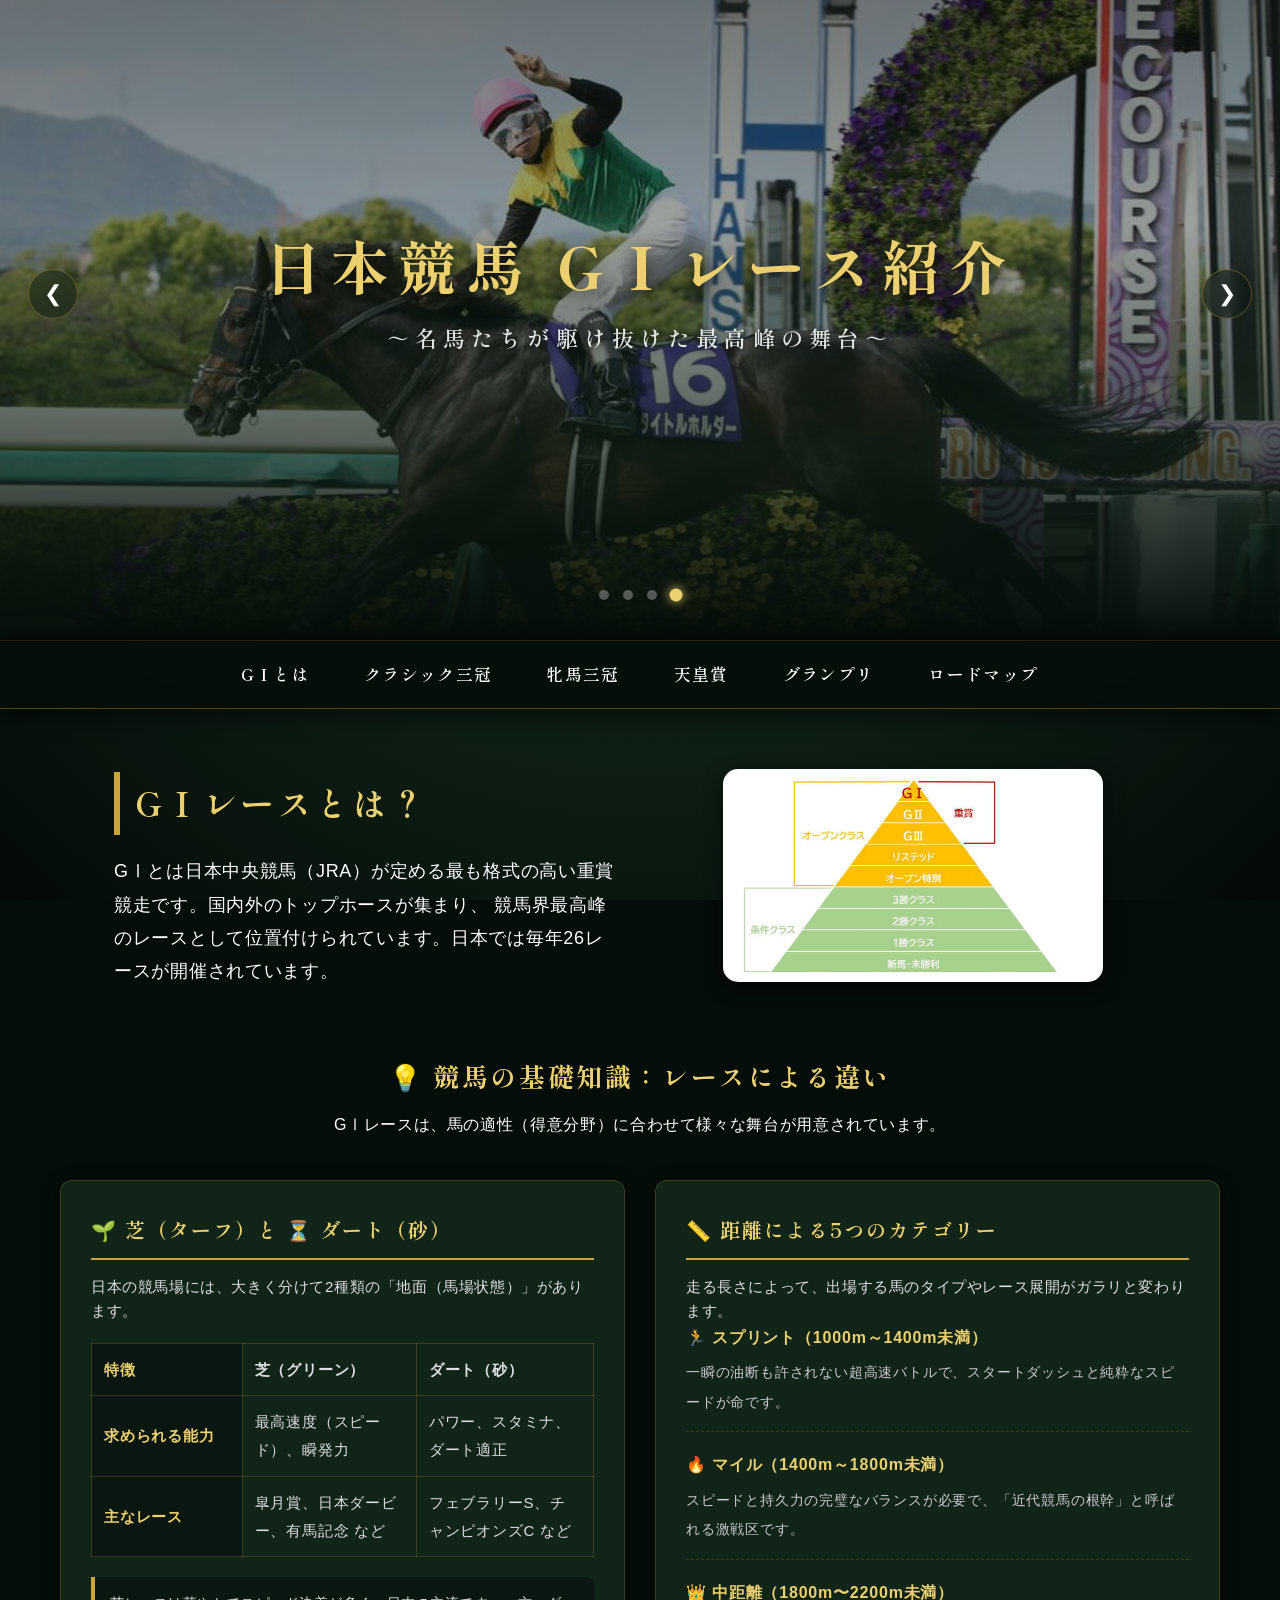
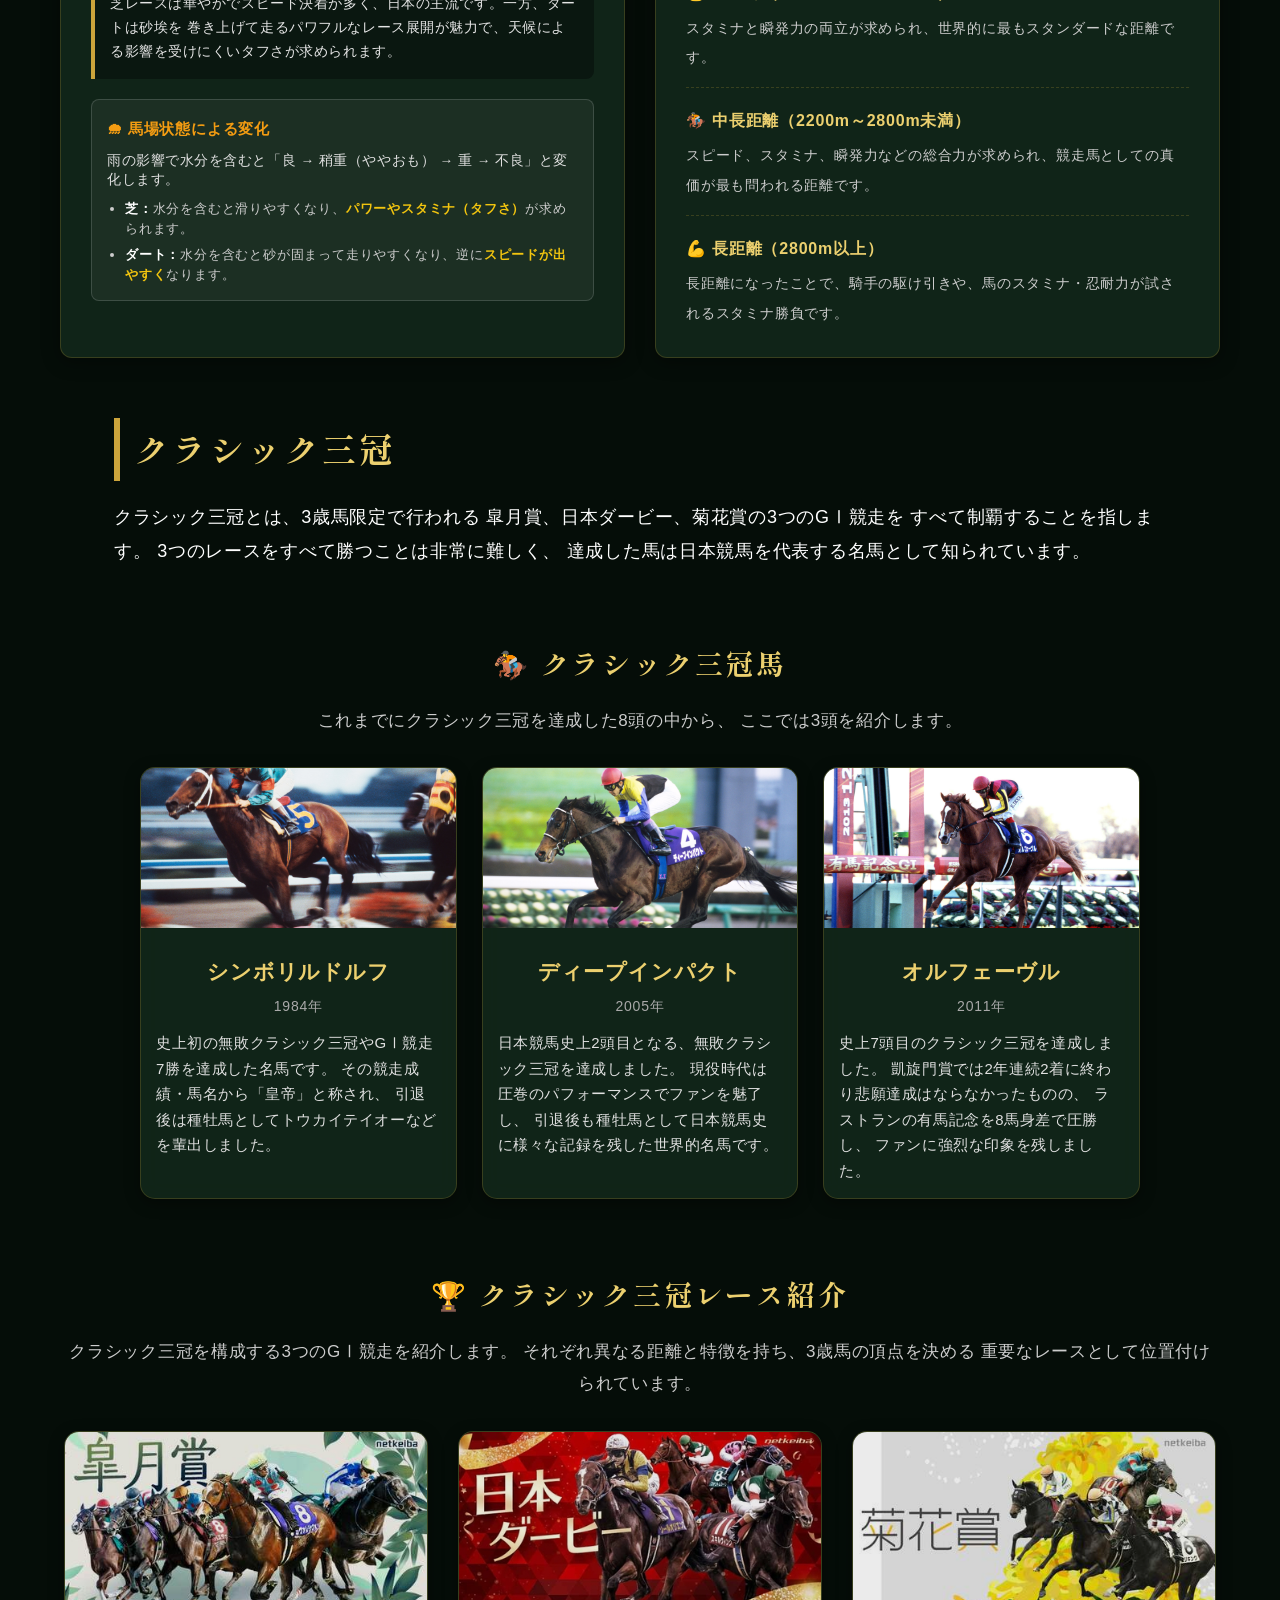
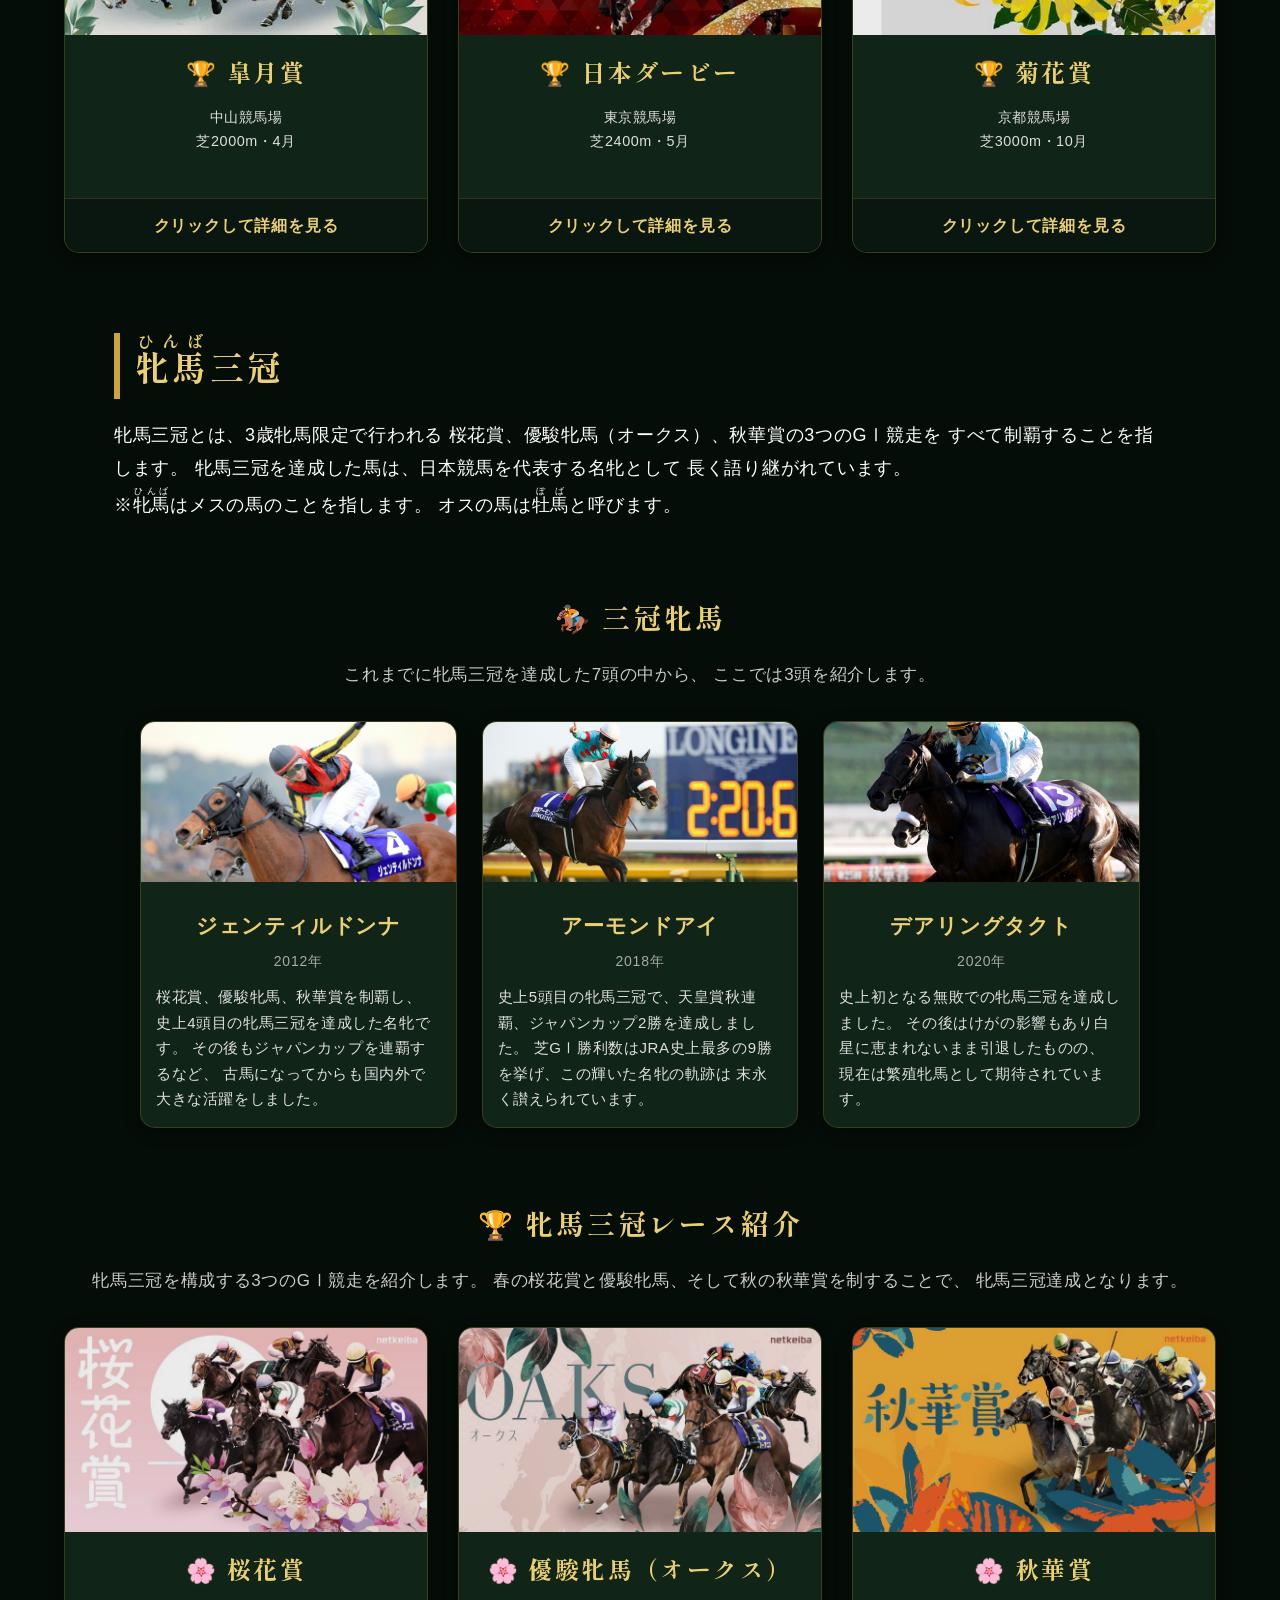
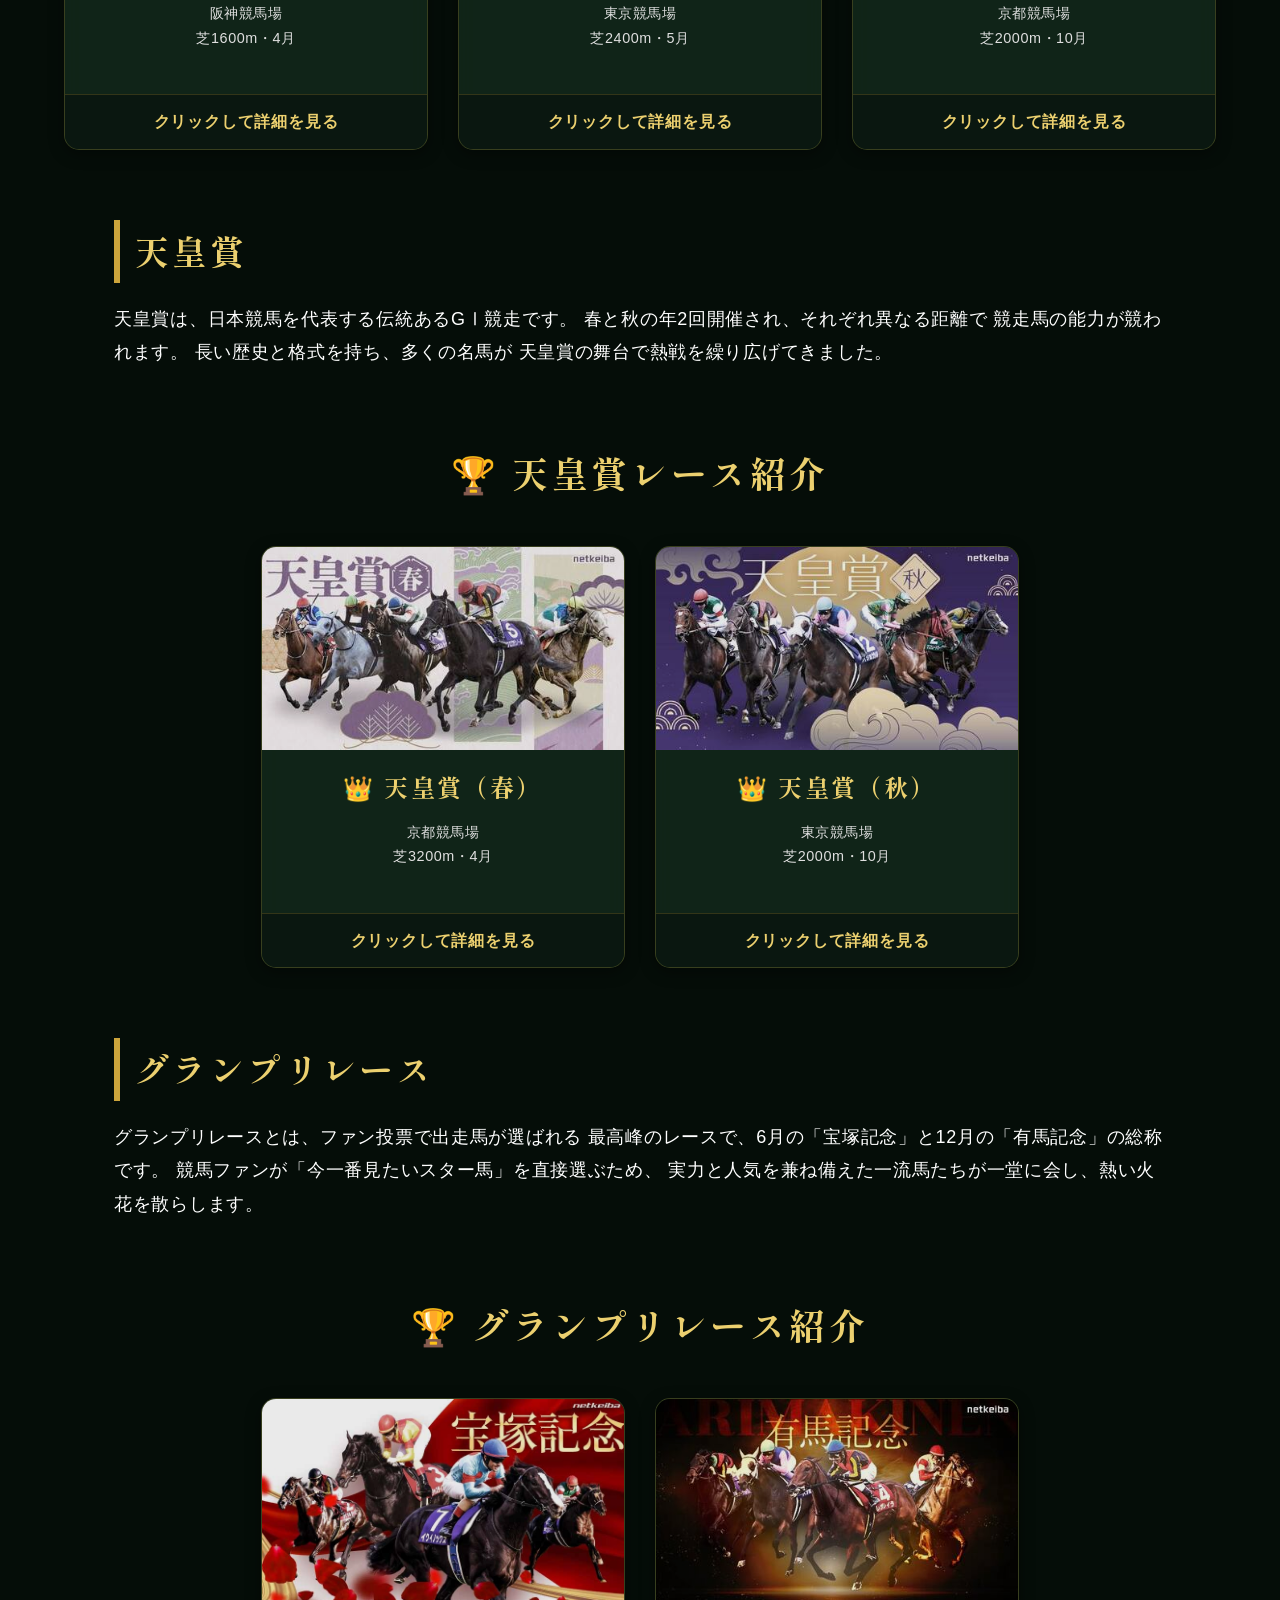
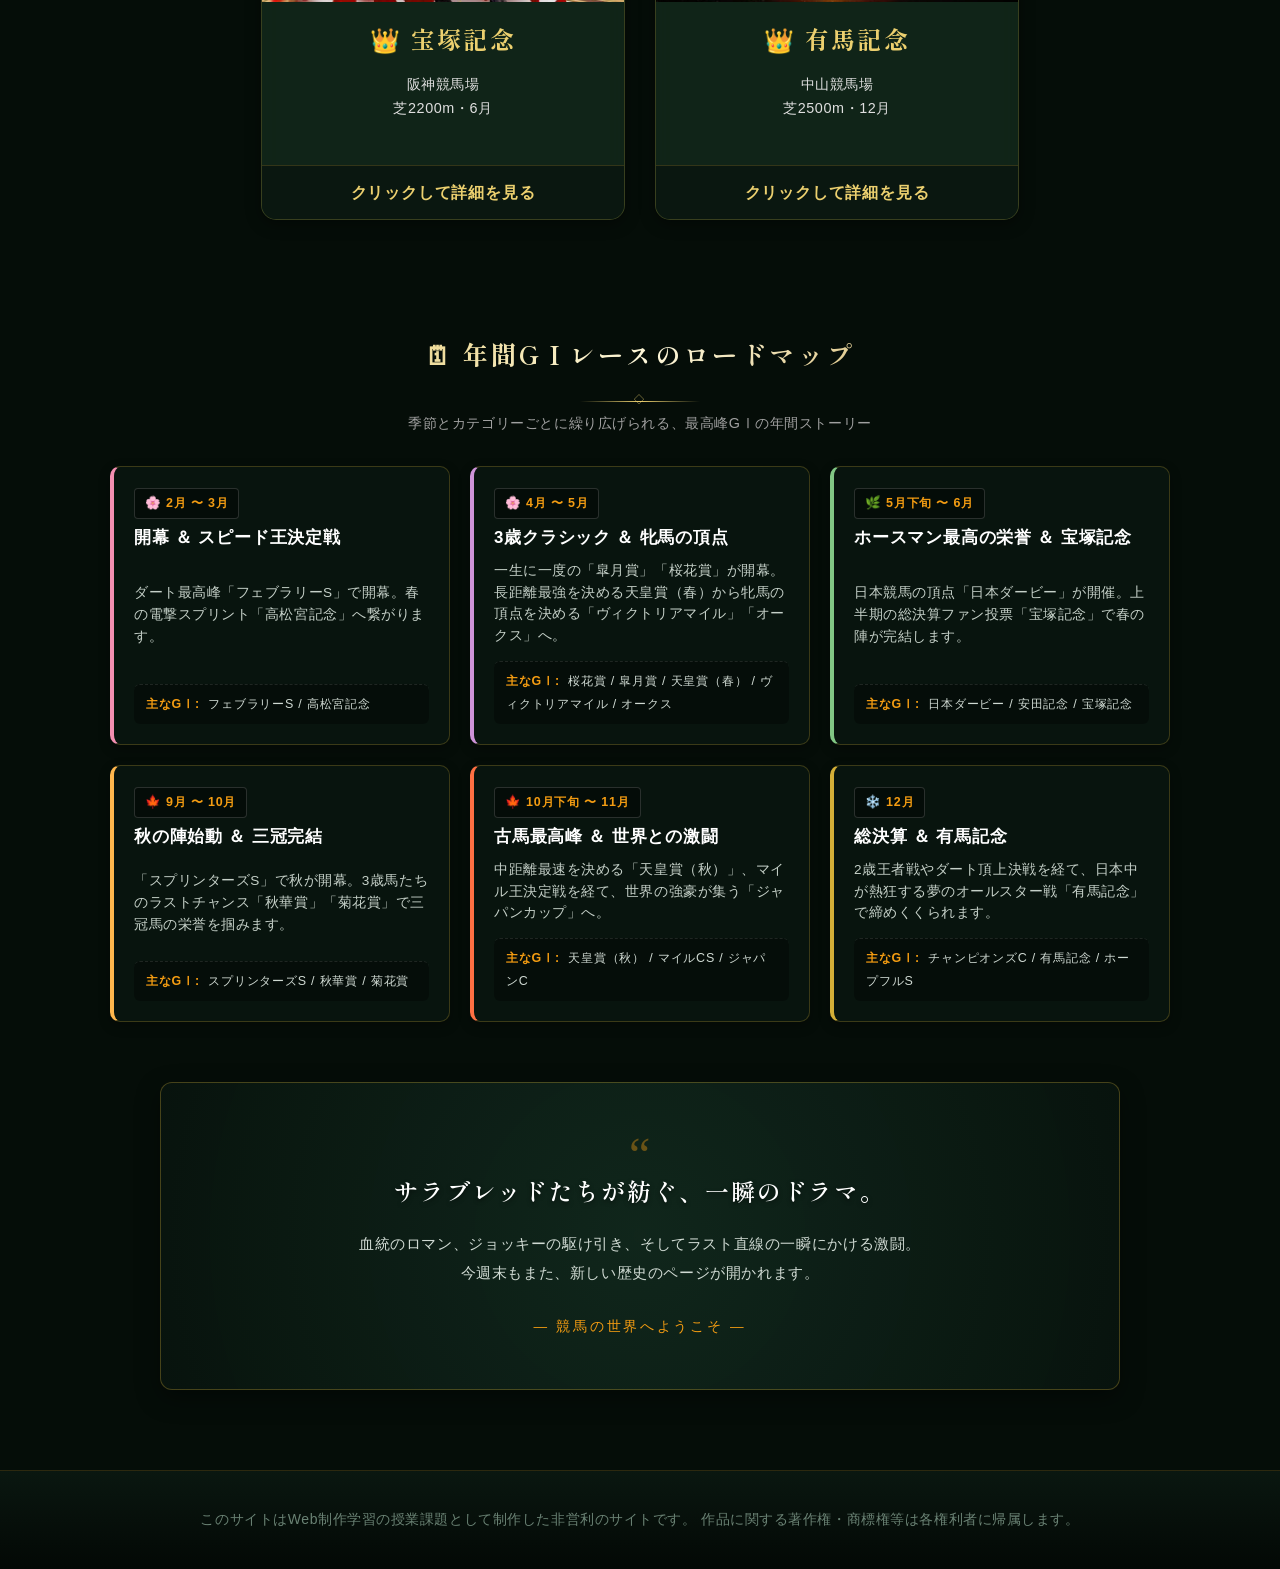
<file: index.html>
<!DOCTYPE html>
<html lang="ja">
<head>
<meta charset="UTF-8">
<meta name="viewport" content="width=device-width, initial-scale=1.0">
<title>日本競馬 GⅠレース紹介</title>
<link href="https://fonts.googleapis.com/css2?family=Shippori+Mincho:wght@600;800&display=swap" rel="stylesheet">
<link rel="stylesheet" href="style.css">
<link rel="stylesheet" href="style2.css">
</head>
<body>

<!-- ==========================================
     ヘッダー領域（ヒーロー画像・メインビジュアル）
     ========================================== -->
<header class="hero">

    <!-- 背景画像が切り替わるスライダー部分 -->
    <div class="heroSlider">
        <div class="slide" style="background-image: url('img/hero1.jpg');"></div>
        <div class="slide" style="background-image: url('img/hero2.jpg');"></div>
        <div class="slide" style="background-image: url('img/hero3.jpg');"></div>
        <div class="slide" style="background-image: url('img/hero4.jpg');"></div>
        <div class="slide" style="background-image: url('img/hero1.jpg');"></div>
    </div>

    <!-- 画像を暗くして文字を見やすくするオーバーレイ -->
    <div class="heroOverlay"></div>

    <!-- スライダーの「前へ」「次へ」ボタン -->
    <button class="prev">&#10094;</button>
    <button class="next">&#10095;</button>

    <!-- スライダーの現在位置を示すドットナビゲーション -->
    <div class="dots">
        <span class="dot active"></span>
        <span class="dot"></span>
        <span class="dot"></span>
        <span class="dot"></span>
    </div>

    <!-- メインタイトル・キャッチコピー -->
    <div class="heroText">
        <h1>日本競馬 GⅠレース紹介</h1>
        <p>～名馬たちが駆け抜けた最高峰の舞台～</p>
    </div>

</header>

<!-- ==========================================
     ナビゲーションバー（ページ内リンク）
     ========================================== -->
<nav>
    <ul>
        <li><a href="#g1">GⅠとは</a></li>
        <li><a href="#classic">クラシック三冠</a></li>
        <li><a href="#tripleCrown">牝馬三冠</a></li>
        <li><a href="#tenno">天皇賞</a></li>
        <li><a href="#Guranpuri">グランプリ</a></li>
        <li><a href="#map">ロードマップ</a></li>
    </ul>
</nav>

<!-- ==========================================
     メインコンテンツ領域
     ========================================== -->
<main>

<!-- セクション1: GⅠレースの概要 -->
<section class="intro" id="g1">
    <div class="introText">
        <h2>GⅠレースとは？</h2>
        <p>GⅠとは日本中央競馬（JRA）が定める最も格式の高い重賞競走です。国内外のトップホースが集まり、
            競馬界最高峰のレースとして位置付けられています。日本では毎年26レースが開催されています。</p>
    </div>
    <div class="introImage">
        <img src="img/gure-do.jpg" alt="GⅠピラミッド">
    </div>
</section>

<!-- セクション2: 競馬の基礎知識（馬場・距離カテゴリー） -->
<section class="knowledgeSection scrollReveal">
    <div class="sectionTitleContainer">
        <h2>💡 競馬の基礎知識：レースによる違い</h2>
        <p>GⅠレースは、馬の適性（得意分野）に合わせて様々な舞台が用意されています。</p>
    </div>

    <div class="knowledgeGrid">
        
        <!-- 馬場状態（芝とダート）の比較テーブル -->
        <div class="knowledgeCard">
            <h3>🌱 芝（ターフ）と ⏳ ダート（砂）</h3>
            <p class="knowledgeIntro">日本の競馬場には、大きく分けて2種類の「地面（馬場状態）」があります。</p>
            <table class="knowledgeTable">
                <tr>
                    <th>特徴</th>
                    <td><strong>芝（グリーン）</strong></td>
                    <td><strong>ダート（砂）</strong></td>
                </tr>
                <tr>
                    <th>求められる能力</th>
                    <td>最高速度（スピード）、瞬発力</td>
                    <td>パワー、スタミナ、ダート適正</td>
                </tr>
                <tr>
                    <th>主なレース</th>
                    <td>皐月賞、日本ダービー、有馬記念 など</td>
                    <td>フェブラリーS、チャンピオンズC など</td>
                </tr>
            </table>
            <p class="knowledgeDesc">
                芝レースは華やかでスピード決着が多く、日本の主流です。一方、ダートは砂埃を
                巻き上げて走るパワフルなレース展開が魅力で、天候による影響を受けにくいタフさが求められます。
            </p>
            <!-- 馬場状態のワンポイント解説 -->
            <div class="baba-info-box">
                <h4>🌧 馬場状態による変化</h4>
                <p class="baba-desc">雨の影響で水分を含むと「良 → 稍重（ややおも） → 重 → 不良」と変化します。</p>
                <ul class="baba-list">
                    <li><strong>芝：</strong>水分を含むと滑りやすくなり、<b>パワーやスタミナ（タフさ）</b>が求められます。</li>
                    <li><strong>ダート：</strong>水分を含むと砂が固まって走りやすくなり、逆に<b>スピードが出やすく</b>なります。</li>
                </ul>
            </div>
        </div>

        <!-- 距離カテゴリーの解説リスト -->
        <div class="knowledgeCard">
            <h3>📏 距離による5つのカテゴリー</h3>
            <p class="knowledgeIntro">走る長さによって、出場する馬のタイプやレース展開がガラリと変わります。</p>
            
            <ul class="distanceList">
                <li>
                    <strong>🏃 スプリント（1000m～1400m未満）</strong>
                    <span>一瞬の油断も許されない超高速バトルで、スタートダッシュと純粋なスピードが命です。</span>
                </li>
                <li>
                    <strong>🔥 マイル（1400m～1800m未満）</strong>
                    <span>スピードと持久力の完璧なバランスが必要で、「近代競馬の根幹」と呼ばれる激戦区です。</span>
                </li>
                <li>
                    <strong>👑 中距離（1800m〜2200m未満）</strong>
                    <span>スタミナと瞬発力の両立が求められ、世界的に最もスタンダードな距離です。</span>
                </li>
                <li>
                    <strong>🏇 中長距離（2200m～2800m未満）</strong>
                    <span>スピード、スタミナ、瞬発力などの総合力が求められ、競走馬としての真価が最も問われる距離です。</span>
                </li>
                <li>
                    <strong>💪 長距離（2800m以上）</strong>
                    <span>長距離になったことで、騎手の駆け引きや、馬のスタミナ・忍耐力が試されるスタミナ勝負です。</span>
                </li>
            </ul>
        </div>
    </div>
</section>

<!-- セクション3: クラシック三冠の概要 -->
<section class="intro classicIntro" id="classic">
    <div class="introText">
        <h2>クラシック三冠</h2>
        <p>
            クラシック三冠とは、3歳馬限定で行われる
            皐月賞、日本ダービー、菊花賞の3つのGⅠ競走を
            すべて制覇することを指します。
            3つのレースをすべて勝つことは非常に難しく、
            達成した馬は日本競馬を代表する名馬として知られています。
        </p>
    </div>
</section>

<!-- セクション4: 代表的なクラシック三冠馬の紹介 -->
<section class="tripleCrownHorses">
    <h3>🏇 クラシック三冠馬</h3>
    <p class="horseIntro">
        これまでにクラシック三冠を達成した8頭の中から、
        ここでは3頭を紹介します。
    </p>

    <div class="horseGrid">
        <!-- 三冠馬1: シンボリルドルフ -->
        <div class="horseCard scrollReveal">
            <img src="img/シンボリルドルフ.jpg" alt="シンボリルドルフ">
            <div class="horseCardText">
                <h4>シンボリルドルフ</h4>
                <span>1984年</span>
                <p>
                    史上初の無敗クラシック三冠やGⅠ競走7勝を達成した名馬です。
                    その競走成績・馬名から「皇帝」と称され、
                    引退後は種牡馬としてトウカイテイオーなどを輩出しました。
                </p>
            </div>
        </div>

        <!-- 三冠馬2: ディープインパクト -->
        <div class="horseCard scrollReveal">
            <img src="img/ディープインパクト.jpg" alt="ディープインパクト">
            <div class="horseCardText">
                <h4>ディープインパクト</h4>
                <span>2005年</span>
                <p>
                    日本競馬史上2頭目となる、無敗クラシック三冠を達成しました。
                    現役時代は圧巻のパフォーマンスでファンを魅了し、
                    引退後も種牡馬として日本競馬史に様々な記録を残した世界的名馬です。
                </p>
            </div>
        </div>

        <!-- 三冠馬3: オルフェーヴル -->
        <div class="horseCard scrollReveal">
            <img src="img/オルフェーヴル.jpg" alt="オルフェーヴル">
            <div class="horseCardText">
                <h4>オルフェーヴル</h4>
                <span>2011年</span>
                <p>
                    史上7頭目のクラシック三冠を達成しました。
                    凱旋門賞では2年連続2着に終わり悲願達成はならなかったものの、
                    ラストランの有馬記念を8馬身差で圧勝し、
                    ファンに強烈な印象を残しました。
                </p>
            </div>
        </div>
    </div>
</section>

<!-- セクション5: クラシック三冠レースへのリンクメニュー -->
<section class="classicRaces" id="classic-races">
    <h3>🏆 クラシック三冠レース紹介</h3>
    <p class="classicRacesIntro">
        クラシック三冠を構成する3つのGⅠ競走を紹介します。
        それぞれ異なる距離と特徴を持ち、3歳馬の頂点を決める
        重要なレースとして位置付けられています。
    </p>

    <div class="menuGrid">
        <!-- 皐月賞リンク -->
        <a href="satsuki.html" class="raceMenu scrollReveal">
            <div class="menuCard">
                <img src="img/satuki.jpg" alt="皐月賞">
                <h3>🏆 皐月賞</h3>
                <p>中山競馬場<br>芝2000m・4月</p>
            </div>
        </a>

        <!-- 日本ダービーリンク -->
        <a href="derby.html" class="raceMenu scrollReveal">
            <div class="menuCard">
                <img src="img/da-bi-.jpg" alt="日本ダービー">
                <h3>🏆 日本ダービー</h3>
                <p>東京競馬場<br>芝2400m・5月</p>
            </div>
        </a>

        <!-- 菊花賞リンク -->
        <a href="kikka.html" class="raceMenu scrollReveal">
            <div class="menuCard">
                <img src="img/kikka.jpg" alt="菊花賞">
                <h3>🏆 菊花賞</h3>
                <p>京都競馬場<br>芝3000m・10月</p>
            </div>
        </a>
    </div>
</section>

<!-- セクション6: 牝馬三冠の概要 -->
<section class="intro femaleTripleIntro" id="tripleCrown">
    <div class="introText">
        <h2><ruby>牝馬<rt>ひんば</rt></ruby>三冠</h2>
        <p>
            牝馬三冠とは、3歳牝馬限定で行われる
            桜花賞、優駿牝馬（オークス）、秋華賞の3つのGⅠ競走を
            すべて制覇することを指します。
            牝馬三冠を達成した馬は、日本競馬を代表する名牝として
            長く語り継がれています。
        </p>
        <p>
            ※<ruby>牝馬<rt>ひんば</rt></ruby>はメスの馬のことを指します。
            オスの馬は<ruby>牡馬<rt>ぼば</rt></ruby>と呼びます。
        </p>
    </div>
</section>

<!-- セクション7: 代表的な三冠牝馬の紹介 -->
<section class="tripleCrownHorses femaleTripleHorses">
    <h3>🏇 三冠牝馬</h3>
    <p class="horseIntro">
        これまでに牝馬三冠を達成した7頭の中から、
        ここでは3頭を紹介します。
    </p>

    <div class="horseGrid">
        <!-- 三冠牝馬1: ジェンティルドンナ -->
        <div class="horseCard scrollReveal">
            <img src="img/ジェンティルドンナ.jpg" alt="ジェンティルドンナ">
            <div class="horseCardText">
                <h4>ジェンティルドンナ</h4>
                <span>2012年</span>
                <p>
                    桜花賞、優駿牝馬、秋華賞を制覇し、
                    史上4頭目の牝馬三冠を達成した名牝です。
                    その後もジャパンカップを連覇するなど、
                    古馬になってからも国内外で大きな活躍をしました。
                </p>
            </div>
        </div>

        <!-- 三冠牝馬2: アーモンドアイ -->
        <div class="horseCard scrollReveal">
            <img src="img/アーモンドアイ.jpg" alt="アーモンドアイ">
            <div class="horseCardText">
                <h4>アーモンドアイ</h4>
                <span>2018年</span>
                <p>
                    史上5頭目の牝馬三冠で、天皇賞秋連覇、ジャパンカップ2勝を達成しました。
                    芝GⅠ勝利数はJRA史上最多の9勝を挙げ、この輝いた名牝の軌跡は
                    末永く讃えられています。
                </p>
            </div>
        </div>

        <!-- 三冠牝馬3: デアリングタクト -->
        <div class="horseCard scrollReveal">
            <img src="img/デアリングタクト.jpg" alt="デアリングタクト">
            <div class="horseCardText">
                <h4>デアリングタクト</h4>
                <span>2020年</span>
                <p>
                    史上初となる無敗での牝馬三冠を達成しました。
                    その後はけがの影響もあり白星に恵まれないまま引退したものの、
                    現在は繁殖牝馬として期待されています。
                </p>
            </div>
        </div>
    </div>
</section>

<!-- セクション8: 牝馬三冠レースへのリンクメニュー -->
<section class="classicRaces femaleTripleRaces" id="female-triple-races">
    <h3>🏆 牝馬三冠レース紹介</h3>
    <p class="classicRacesIntro">
        牝馬三冠を構成する3つのGⅠ競走を紹介します。
        春の桜花賞と優駿牝馬、そして秋の秋華賞を制することで、
        牝馬三冠達成となります。
    </p>

    <div class="menuGrid">
        <!-- 桜花賞リンク -->
        <a href="oka.html" class="raceMenu scrollReveal">
            <div class="menuCard">
                <img src="img/oka.jpg" alt="桜花賞">
                <h3>🌸 桜花賞</h3>
                <p>阪神競馬場<br>芝1600m・4月</p>
            </div>
        </a>

        <!-- 優駿牝馬（オークス）リンク -->
        <a href="oaks.html" class="raceMenu scrollReveal">
            <div class="menuCard">
                <img src="img/oaks.jpg" alt="優駿牝馬">
                <h3>🌸 優駿牝馬（オークス）</h3>
                <p>東京競馬場<br>芝2400m・5月</p>
            </div>
        </a>

        <!-- 秋華賞リンク -->
        <a href="shuka.html" class="raceMenu scrollReveal">
            <div class="menuCard">
                <img src="img/shuka.jpg" alt="秋華賞">
                <h3>🌸 秋華賞</h3>
                <p>京都競馬場<br>芝2000m・10月</p>
            </div>
        </a>
    </div>
</section>

<!-- セクション9: 天皇賞の概要 -->
<section class="intro" id="tenno">
    <div class="introText">
        <h2>天皇賞</h2>
        <p>
            天皇賞は、日本競馬を代表する伝統あるGⅠ競走です。
            春と秋の年2回開催され、それぞれ異なる距離で
            競走馬の能力が競われます。
            長い歴史と格式を持ち、多くの名馬が
            天皇賞の舞台で熱戦を繰り広げてきました。
        </p>
    </div>
</section>

<!-- セクション10: 天皇賞（春・秋）レースへのリンクメニュー -->
<section class="menu" id="tenno-races">
    <h2>🏆 天皇賞レース紹介</h2>

    <div class="menuGrid">
        <!-- 天皇賞（春）リンク -->
        <a href="spring.html" class="raceMenu scrollReveal">
            <div class="menuCard">
                <img src="img/harutenn.jpg" alt="天皇賞（春）">
                <h3>👑 天皇賞（春）</h3>
                <p>京都競馬場<br>芝3200m・4月</p>
            </div>
        </a>

        <!-- 天皇賞（秋）リンク -->
        <a href="autumn.html" class="raceMenu scrollReveal">
            <div class="menuCard">
                <img src="img/akittenn.jpg" alt="天皇賞（秋）">
                <h3>👑 天皇賞（秋）</h3>
                <p>東京競馬場<br>芝2000m・10月</p>
            </div>
        </a>
    </div>
</section>

<!-- セクション11: グランプリレースの概要 -->
<section class="intro" id="Guranpuri">
    <div class="introText">
        <h2>グランプリレース</h2>
        <p>
            グランプリレースとは、ファン投票で出走馬が選ばれる
            最高峰のレースで、6月の「宝塚記念」と12月の「有馬記念」の総称です。
            競馬ファンが「今一番見たいスター馬」を直接選ぶため、
            実力と人気を兼ね備えた一流馬たちが一堂に会し、熱い火花を散らします。
        </p>
    </div>
</section>

<!-- セクション12: グランプリ（宝塚記念・有馬記念）へのリンクメニュー -->
<section class="menu" id="Guranpuri-races">
    <h2>🏆 グランプリレース紹介</h2>

    <div class="menuGrid">
        <!-- 宝塚記念リンク -->
        <a href="takara.html" class="raceMenu scrollReveal">
            <div class="menuCard">
                <img src="img/takara.jpg" alt="宝塚記念">
                <h3>👑 宝塚記念</h3>
                <p>阪神競馬場<br>芝2200m・6月</p>
            </div>
        </a>

        <!-- 有馬記念リンク -->
        <a href="arima.html" class="raceMenu scrollReveal">
            <div class="menuCard">
                <img src="img/arimakinenn.jpg" alt="有馬記念">
                <h3>👑 有馬記念</h3>
                <p>中山競馬場<br>芝2500m・12月</p>
            </div>
        </a>
    </div>
</section>

<!-- 年間GⅠレーススケジュール（6ステップ・完全版） -->
<section class="gi-timeline-section scrollReveal" id="map">
    <h3 class="section-title">🗓 年間GⅠレースのロードマップ</h3>
    <p class="section-subtitle">季節とカテゴリーごとに繰り広げられる、最高峰GⅠの年間ストーリー</p>
    
    <div class="timeline-container">
        <!-- 1. 春のダート＆短距離 -->
        <div class="timeline-card step-1">
            <div class="timeline-header">
                <span class="season-badge">🌸 2月 〜 3月</span>
                <h4>開幕 ＆ スピード王決定戦</h4>
            </div>
            <p class="timeline-summary">ダート最高峰「フェブラリーS」で開幕。春の電撃スプリント「高松宮記念」へ繋がります。</p>
            <div class="timeline-races">
                <span>主なGⅠ:</span> フェブラリーS / 高松宮記念
            </div>
        </div>

        <!-- 2. 春のクラシック＆牝馬 -->
        <div class="timeline-card step-2">
            <div class="timeline-header">
                <span class="season-badge">🌸 4月 〜 5月</span>
                <h4>3歳クラシック ＆ 牝馬の頂点</h4>
            </div>
            <p class="timeline-summary">一生に一度の「皐月賞」「桜花賞」が開幕。長距離最強を決める天皇賞（春）から牝馬の頂点を決める「ヴィクトリアマイル」「オークス」へ。</p>
            <div class="timeline-races">
                <span>主なGⅠ:</span> 桜花賞 / 皐月賞 / 天皇賞（春） / ヴィクトリアマイル / オークス
            </div>
        </div>

        <!-- 3. 春の頂点＆グランプリ -->
        <div class="timeline-card step-3">
            <div class="timeline-header">
                <span class="season-badge">🌿 5月下旬 〜 6月</span>
                <h4>ホースマン最高の栄誉 ＆ 宝塚記念</h4>
            </div>
            <p class="timeline-summary">日本競馬の頂点「日本ダービー」が開催。上半期の総決算ファン投票「宝塚記念」で春の陣が完結します。</p>
            <div class="timeline-races">
                <span>主なGⅠ:</span> 日本ダービー / 安田記念 / 宝塚記念
            </div>
        </div>

        <!-- 4. 秋の電撃＆クラシック最終章 -->
        <div class="timeline-card step-4">
            <div class="timeline-header">
                <span class="season-badge">🍁 9月 〜 10月</span>
                <h4>秋の陣始動 ＆ 三冠完結</h4>
            </div>
            <p class="timeline-summary">「スプリンターズS」で秋が開幕。3歳馬たちのラストチャンス「秋華賞」「菊花賞」で三冠馬の栄誉を掴みます。</p>
            <div class="timeline-races">
                <span>主なGⅠ:</span> スプリンターズS / 秋華賞 / 菊花賞
            </div>
        </div>

        <!-- 5. 秋の中長距離＆国際決戦 -->
        <div class="timeline-card step-5">
            <div class="timeline-header">
                <span class="season-badge">🍁 10月下旬 〜 11月</span>
                <h4>古馬最高峰 ＆ 世界との激闘</h4>
            </div>
            <p class="timeline-summary">中距離最速を決める「天皇賞（秋）」、マイル王決定戦を経て、世界の強豪が集う「ジャパンカップ」へ。</p>
            <div class="timeline-races">
                <span>主なGⅠ:</span> 天皇賞（秋） / マイルCS / ジャパンC
            </div>
        </div>

        <!-- 6. 年末のグランドフィナーレ -->
        <div class="timeline-card step-6">
            <div class="timeline-header">
                <span class="season-badge">❄️ 12月</span>
                <h4>総決算 ＆ 有馬記念</h4>
            </div>
            <p class="timeline-summary">2歳王者戦やダート頂上決戦を経て、日本中が熱狂する夢のオールスター戦「有馬記念」で締めくくられます。</p>
            <div class="timeline-races">
                <span>主なGⅠ:</span> チャンピオンズC / 有馬記念 / ホープフルS
            </div>
        </div>
    </div>
</section>

<!-- 締めの一言（クロージング） -->
<section class="closing-message-section scrollReveal">
    <div class="closing-inner">
        <span class="closing-quote-icon">“</span>
        <h3>サラブレッドたちが紡ぐ、一瞬のドラマ。</h3>
        <p>血統のロマン、ジョッキーの駆け引き、そしてラスト直線の一瞬にかける激闘。<br>今週末もまた、新しい歴史のページが開かれます。</p>
        <span class="closing-subtext">— 競馬の世界へようこそ —</span>
    </div>
</section>

</main>

<!-- ==========================================
     フッター領域（著作権表示・注意書き）
     ========================================== -->
<footer>
    <p>このサイトはWeb制作学習の授業課題として制作した非営利のサイトです。
        作品に関する著作権・商標権等は各権利者に帰属します。</p>
</footer>

<!-- 外部JavaScriptファイルの読み込み -->
<script src="script.js"></script>

<!-- 画面最上部に戻る「ページトップボタン」 -->
<button id="pageTopBtn" onclick="window.scrollTo({top: 0, behavior: 'smooth'});">▲</button>

</body>
</html>
</file>
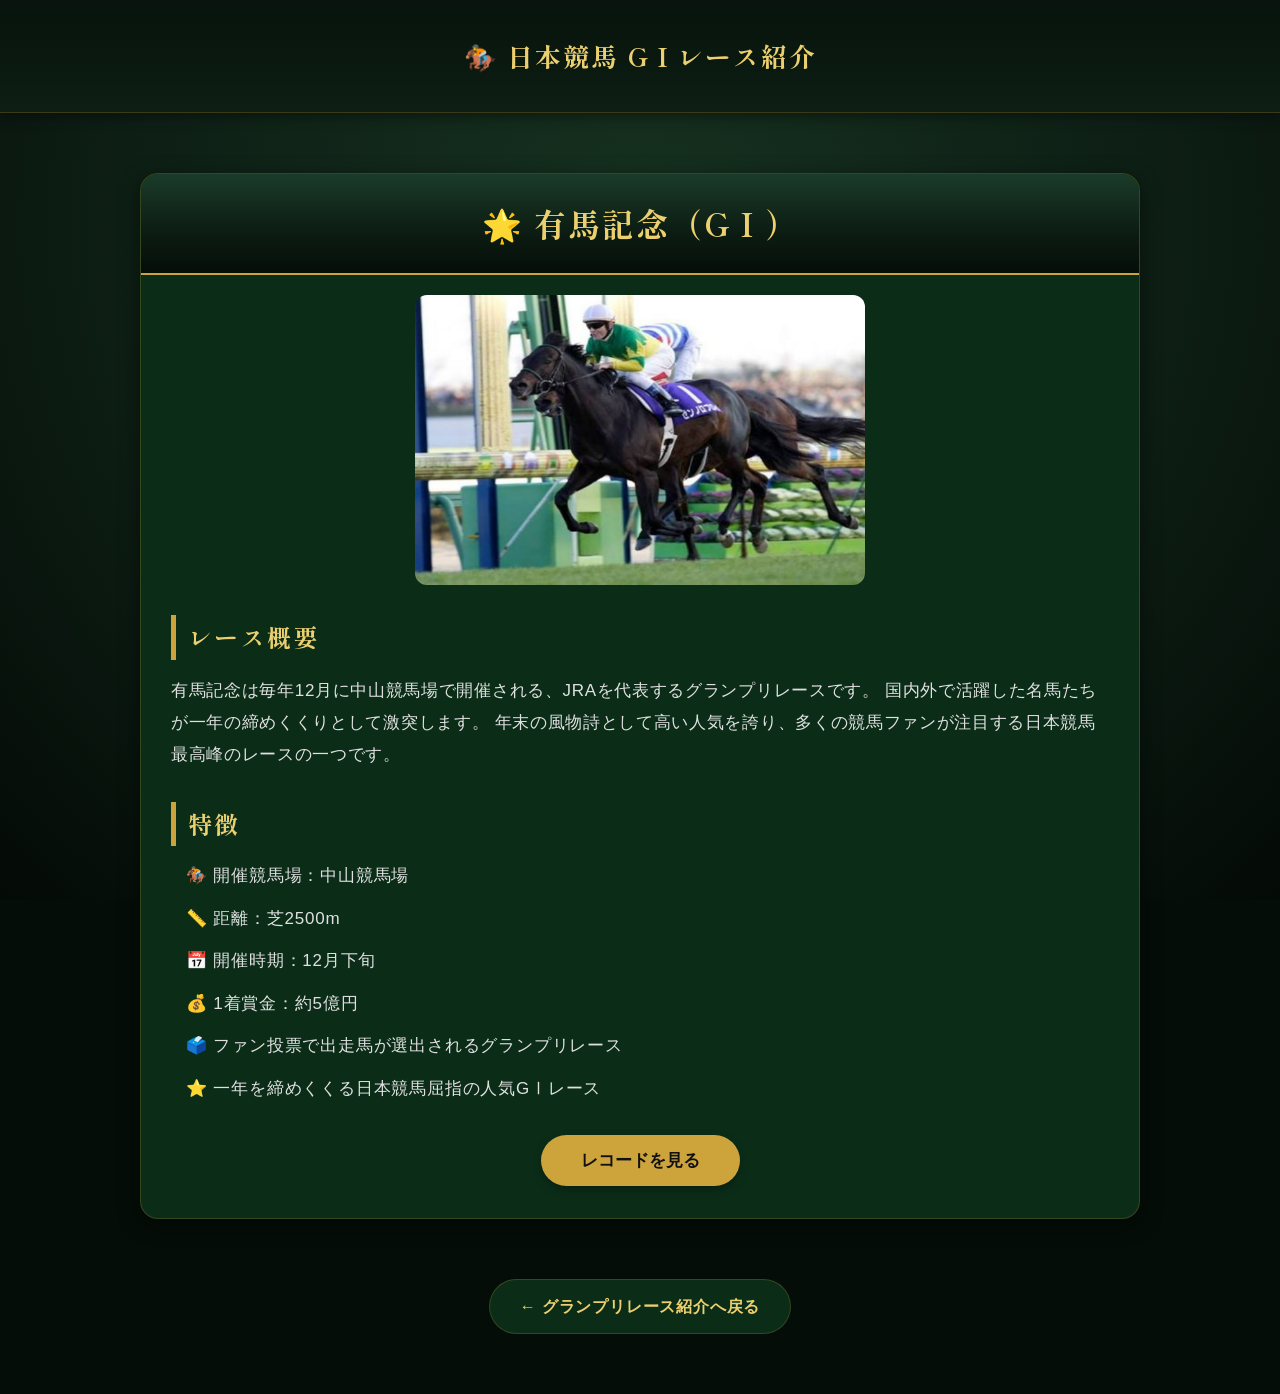
<file: arima.html>
<!DOCTYPE html>
<html lang="ja">

<head>
    <meta charset="UTF-8">
    <meta name="viewport" content="width=device-width, initial-scale=1.0">
    <!-- ページのタイトル -->
    <title>有馬記念</title>
    <link rel="stylesheet" href="style.css">
    <link rel="stylesheet" href="style2.css">
</head>

<body class="season-gold">

<!-- サブページ用のヘッダー領域 -->
<header class="subHeader">
    <h1>🏇 日本競馬 GⅠレース紹介</h1>
</header>

<!-- メインコンテンツカード -->
<div class="card">

    <h2>🌟 有馬記念（GⅠ）</h2>

    <img src="img/ゼンノロブロイ.jpg" class="detailImage" alt="有馬記念">

    <!-- レース概要セクション -->
    <h3>レース概要</h3>
    <p>
        有馬記念は毎年12月に中山競馬場で開催される、JRAを代表するグランプリレースです。
        国内外で活躍した名馬たちが一年の締めくくりとして激突します。
        年末の風物詩として高い人気を誇り、多くの競馬ファンが注目する日本競馬最高峰のレースの一つです。
    </p>

    <!-- レースの特徴・詳細データリスト -->
    <h3>特徴</h3>
    <ul>
        <li>🏇 開催競馬場：中山競馬場</li>
        <li>📏 距離：芝2500m</li>
        <li>📅 開催時期：12月下旬</li>
        <li>💰 1着賞金：約5億円</li>
        <li>🗳️ ファン投票で出走馬が選出されるグランプリレース</li>
        <li>⭐ 一年を締めくくる日本競馬屈指の人気GⅠレース</li>
    </ul>

    <!-- レコード開閉ボタン -->
    <button class="recordBtn" onclick="toggleRecord('record6', this)">
    レコードを見る
    </button>

    <!-- アコーディオン開閉するレコード詳細エリア -->
    <div class="record" id="record6">
        <div class="recordBox">
            <!-- レコード情報のテキスト部分 -->
            <div class="recordText">
                <p><strong>⏱ レコードタイム</strong><br>2分29秒5</p>
                <p><strong>🐎 記録した馬</strong><br>ゼンノロブロイ</p>
                <p><strong>🏇 騎手</strong><br>Ｏ.ペリエ</p>
                <p><strong>📅 達成年</strong><br>2004年</p>
            </div>
            <!-- 埋め込みYouTube動画エリア -->
            <div class="recordImage">
                <iframe
                    src="https://www.youtube.com/embed/xOiXcCdcFXk"
                    title="有馬記念 レコード動画"
                    allow="accelerometer; autoplay; clipboard-write; encrypted-media; gyroscope; picture-in-picture"
                    allowfullscreen>
                </iframe>
            </div>
        </div>
    </div>
</div>

<!-- トップページの該当セクションへ戻るボタン -->
<a href="index.html#Guranpuri-races" class="backBtn">
    ← グランプリレース紹介へ戻る
</a>

<!-- ページ最上部へスムーズスクロールするボタン -->
<button id="pageTopBtn" onclick="window.scrollTo({top: 0, behavior: 'smooth'});">▲</button>

</body>

<script src="script.js"></script>

</html>
</file>
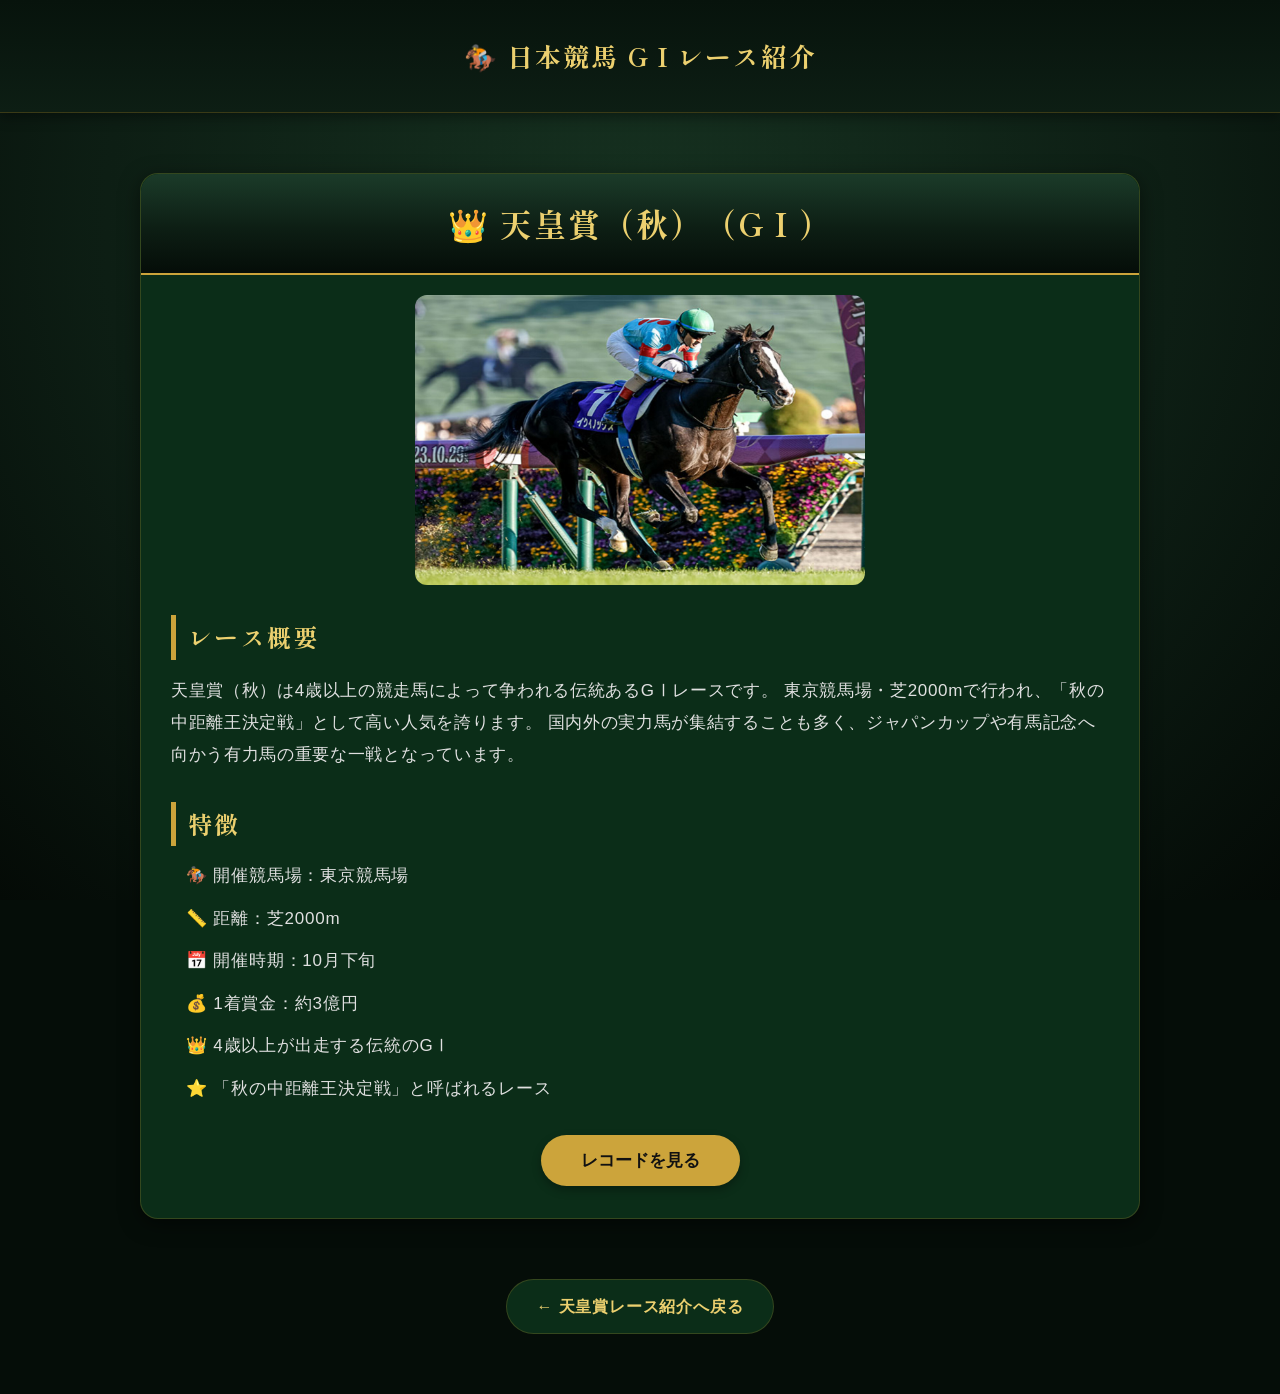
<file: autumn.html>
<!DOCTYPE html>
<html lang="ja">

<head>
    <meta charset="UTF-8">
    <meta name="viewport" content="width=device-width, initial-scale=1.0">
    <!-- ページのタイトル -->
    <title>天皇賞（秋）</title>
    <link rel="stylesheet" href="style.css">
    <link rel="stylesheet" href="style2.css">
</head>

<body class="season-autumn">

<!-- サブページ用のヘッダー領域 -->
<header class="subHeader">
    <h1>🏇 日本競馬 GⅠレース紹介</h1>
</header>

<!-- メインコンテンツカード -->
<div class="card">

    <h2>👑 天皇賞（秋）（GⅠ）</h2>

    <img src="img/イクイノックス.jpg" class="detailImage" alt="天皇賞（秋）">

    <!-- レース概要セクション -->
    <h3>レース概要</h3>
    <p>
        天皇賞（秋）は4歳以上の競走馬によって争われる伝統あるGⅠレースです。
        東京競馬場・芝2000mで行われ、「秋の中距離王決定戦」として高い人気を誇ります。
        国内外の実力馬が集結することも多く、ジャパンカップや有馬記念へ向かう有力馬の重要な一戦となっています。
    </p>

    <!-- レースの特徴・詳細データリスト -->
    <h3>特徴</h3>
    <ul>
        <li>🏇 開催競馬場：東京競馬場</li>
        <li>📏 距離：芝2000m</li>
        <li>📅 開催時期：10月下旬</li>
        <li>💰 1着賞金：約3億円</li>
        <li>👑 4歳以上が出走する伝統のGⅠ</li>
        <li>⭐ 「秋の中距離王決定戦」と呼ばれるレース</li>
    </ul>

    <!-- レコード開閉ボタン -->
    <button class="recordBtn" onclick="toggleRecord('record5', this)">
    レコードを見る
    </button>

    <!-- アコーディオン開閉するレコード詳細エリア -->
    <div class="record" id="record5">
        <div class="recordBox">
            <!-- レコード情報のテキスト部分 -->
            <div class="recordText">
                <p><strong>⏱ レコードタイム</strong><br>1分55秒2</p>
                <p><strong>🐎 記録した馬</strong><br>イクイノックス</p>
                <p><strong>🏇 騎手</strong><br>Ｃ.ルメール</p>
                <p><strong>📅 達成年</strong><br>2023年</p>
            </div>
            <!-- 埋め込みYouTube動画エリア -->
            <div class="recordImage">
                <iframe
                    src="https://www.youtube.com/embed/lqwkjfhnh84"
                    title="天皇賞秋 レコード動画"
                    allow="accelerometer; autoplay; clipboard-write; encrypted-media; gyroscope; picture-in-picture"
                    allowfullscreen>
                </iframe>
            </div>
        </div>
    </div>
</div>

<!-- トップページの該当セクションへ戻るボタン -->
<a href="index.html#tenno-races" class="backBtn">
    ← 天皇賞レース紹介へ戻る
</a>

<!-- ページ最上部へスムーズスクロールするボタン -->
<button id="pageTopBtn" onclick="window.scrollTo({top: 0, behavior: 'smooth'});">▲</button>

</body>

<script src="script.js"></script>

</html>
</file>
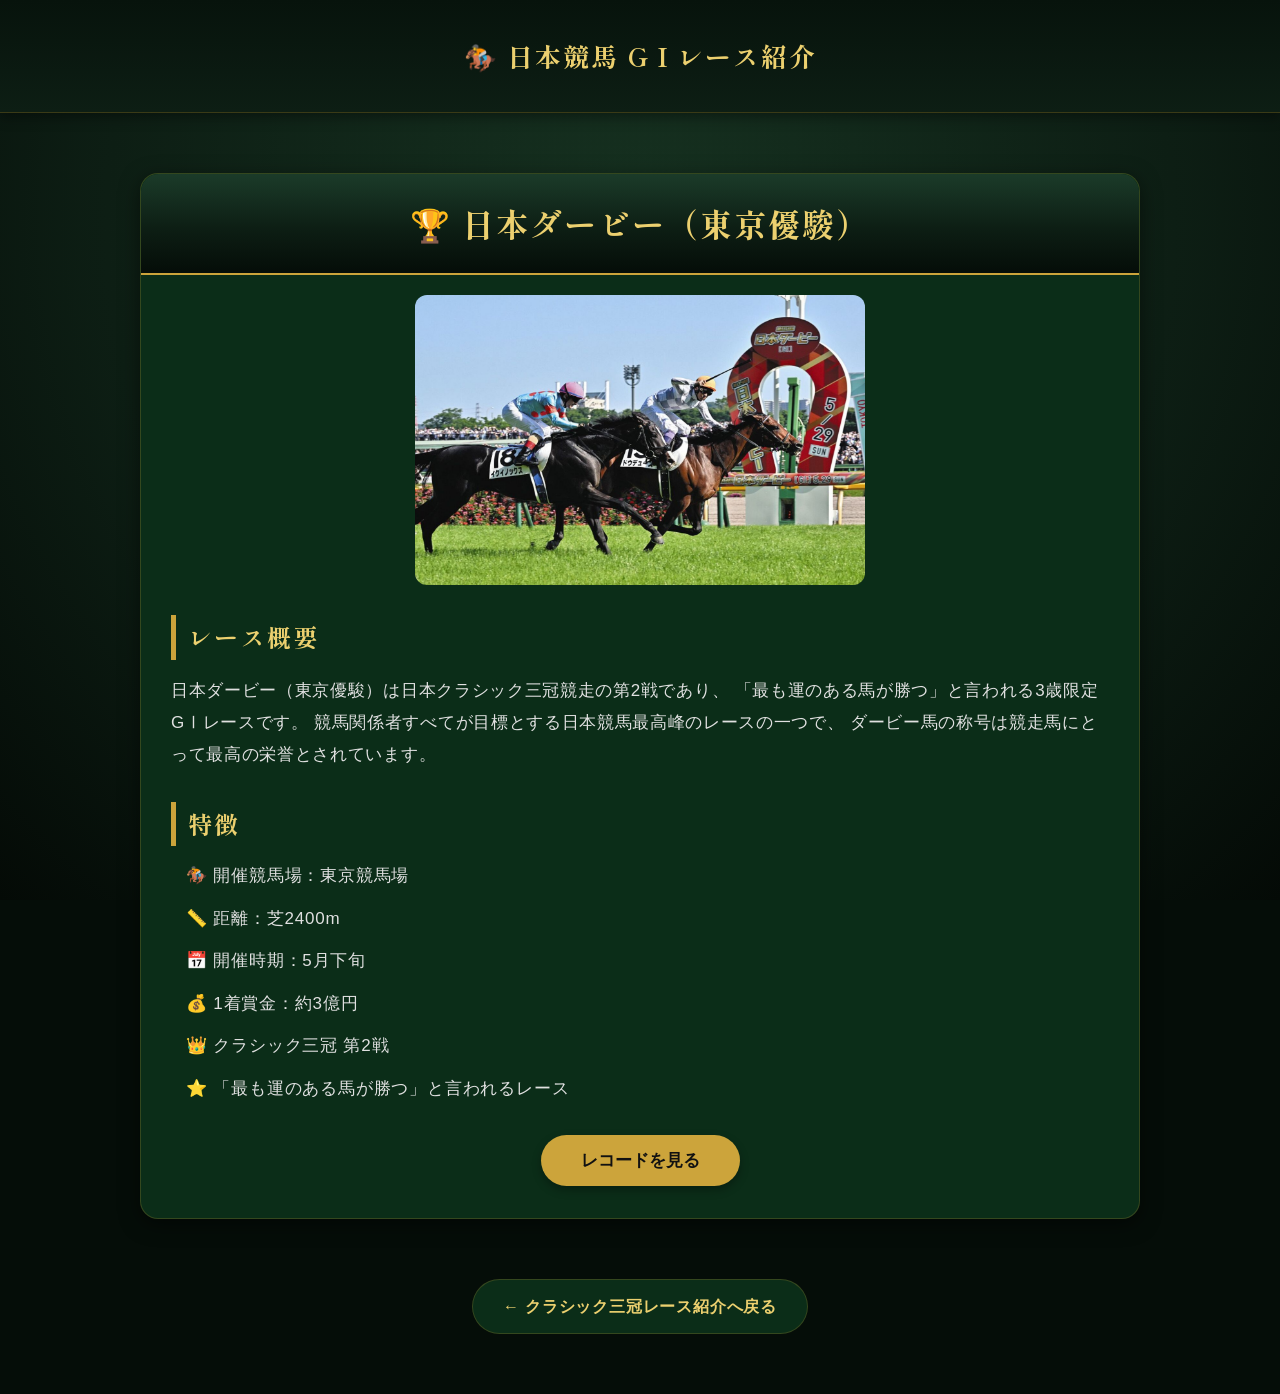
<file: derby.html>
<!DOCTYPE html>
<html lang="ja">

<head>
    <meta charset="UTF-8">
    <meta name="viewport" content="width=device-width, initial-scale=1.0">
    <!-- ページのタイトル -->
    <title>日本ダービー（東京優駿）</title>
    <link rel="stylesheet" href="style.css">
    <link rel="stylesheet" href="style2.css">
</head>

<body class="season-gold">

<!-- サブページ用のヘッダー領域 -->
<header class="subHeader">
    <h1>🏇 日本競馬 GⅠレース紹介</h1>
</header>

<!-- メインコンテンツカード -->
<div class="card">

    <h2>🏆 日本ダービー（東京優駿）</h2>

    <img src="img/ドウデゥース.jpg" class="detailImage" alt="日本ダービー">

    <!-- レース概要セクション -->
    <h3>レース概要</h3>
    <p>
        日本ダービー（東京優駿）は日本クラシック三冠競走の第2戦であり、
        「最も運のある馬が勝つ」と言われる3歳限定GⅠレースです。
        競馬関係者すべてが目標とする日本競馬最高峰のレースの一つで、
        ダービー馬の称号は競走馬にとって最高の栄誉とされています。
    </p>

    <!-- レースの特徴・詳細データリスト -->
    <h3>特徴</h3>
    <ul>
        <li>🏇 開催競馬場：東京競馬場</li>
        <li>📏 距離：芝2400m</li>
        <li>📅 開催時期：5月下旬</li>
        <li>💰 1着賞金：約3億円</li>
        <li>👑 クラシック三冠 第2戦</li>
        <li>⭐ 「最も運のある馬が勝つ」と言われるレース</li>
    </ul>

    <!-- レコード開閉ボタン -->
    <button class="recordBtn" onclick="toggleRecord('record2', this)">
    レコードを見る
    </button>

    <!-- アコーディオン開閉するレコード詳細エリア -->
    <div class="record" id="record2">
        <div class="recordBox">
            <!-- レコード情報のテキスト部分 -->
            <div class="recordText">
                <p><strong>⏱ レコードタイム</strong><br>2分21秒9</p>
                <p><strong>🐎 記録した馬</strong><br>ドウデュース</p>
                <p><strong>🏇 騎手</strong><br>武 豊</p>
                <p><strong>📅 達成年</strong><br>2022年</p>
            </div>
            <!-- 埋め込みYouTube動画エリア -->
            <div class="recordImage">
                <iframe
                    src="https://www.youtube.com/embed/KbWXWvJM_4k"
                    title="日本ダービー レコード動画"
                    allow="accelerometer; autoplay; clipboard-write; encrypted-media; gyroscope; picture-in-picture"
                    allowfullscreen>
                </iframe>
            </div>
        </div>
    </div>
</div>

<!-- トップページの該当セクションへ戻るボタン -->
<a href="index.html#classic-races" class="backBtn">
    ← クラシック三冠レース紹介へ戻る
</a>

<!-- ページ最上部へスムーズスクロールするボタン -->
<button id="pageTopBtn" onclick="window.scrollTo({top: 0, behavior: 'smooth'});">▲</button>

</body>

<script src="script.js"></script>

</html>
</file>
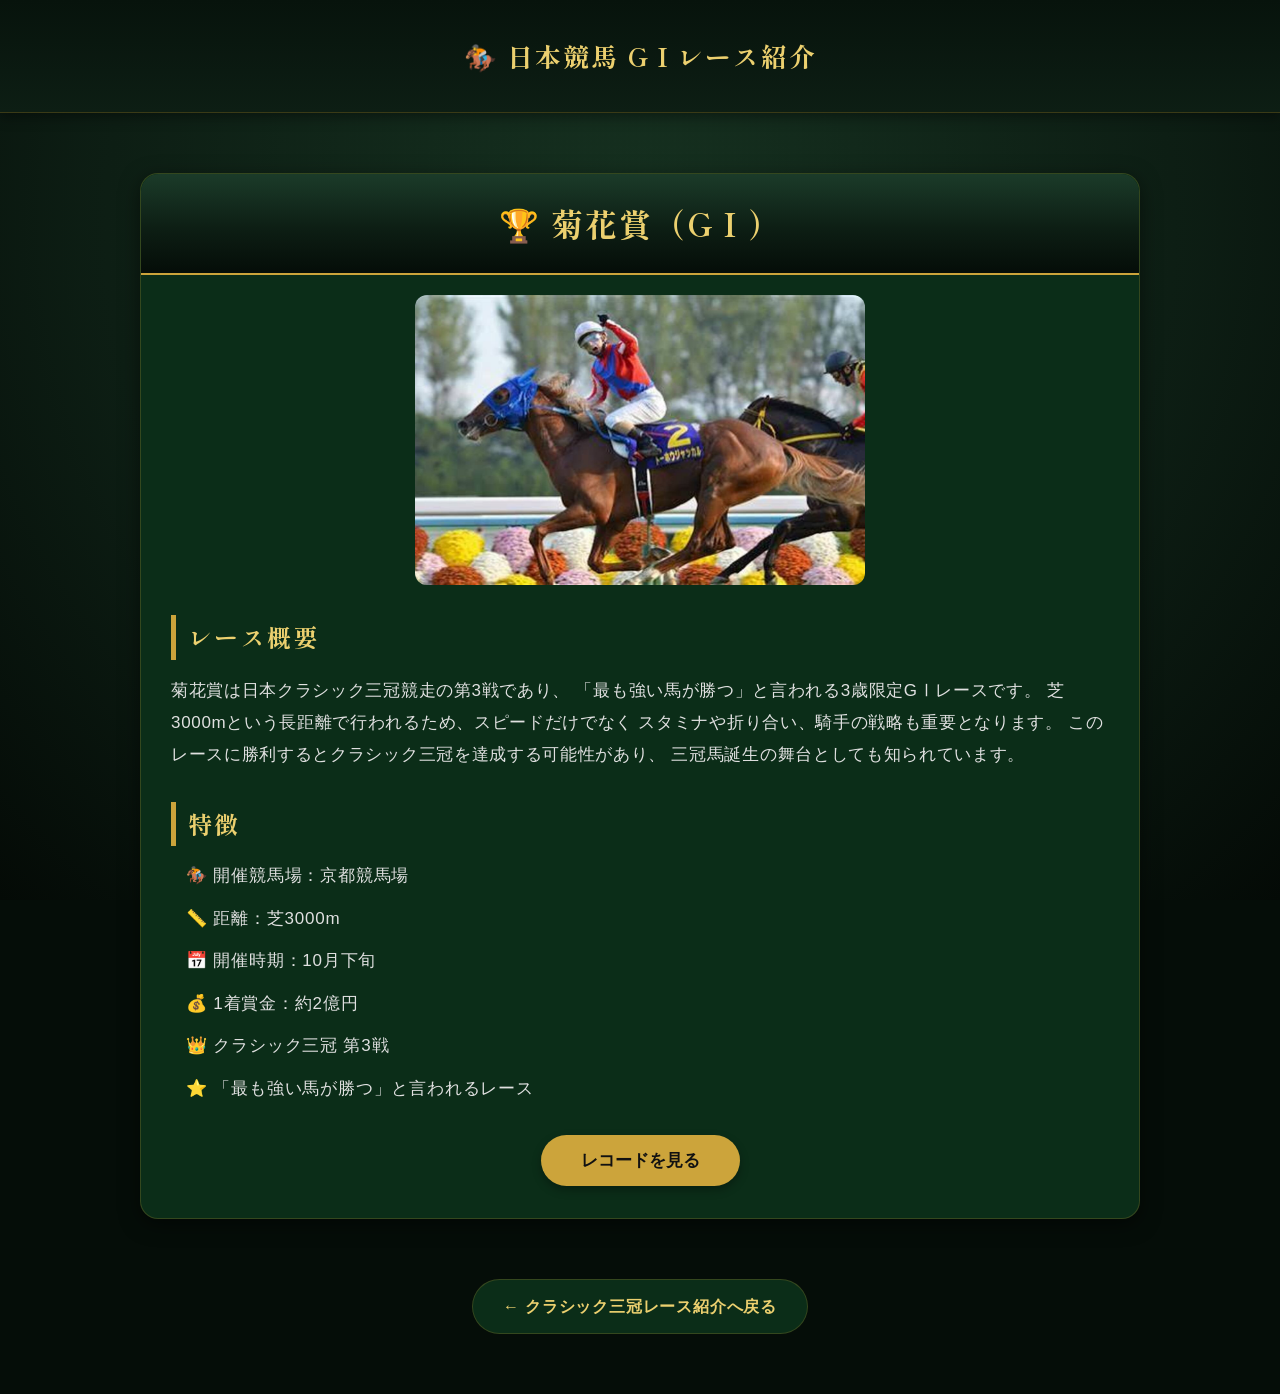
<file: kikka.html>
<!DOCTYPE html>
<html lang="ja">

<head>
    <meta charset="UTF-8">
    <meta name="viewport" content="width=device-width, initial-scale=1.0">
    <!-- ページのタイトル -->
    <title>菊花賞</title>
    <link rel="stylesheet" href="style.css">
    <link rel="stylesheet" href="style2.css">
</head>

<body class="season-autumn">

<!-- サブページ用のヘッダー領域 -->
<header class="subHeader">
    <h1>🏇 日本競馬 GⅠレース紹介</h1>
</header>

<!-- メインコンテンツカード -->
<div class="card">

    <h2>🏆 菊花賞（GⅠ）</h2>

    <img src="img/トーホウジャッカル.jpg" class="detailImage" alt="菊花賞">

    <!-- レース概要セクション -->
    <h3>レース概要</h3>
    <p>
        菊花賞は日本クラシック三冠競走の第3戦であり、
        「最も強い馬が勝つ」と言われる3歳限定GⅠレースです。
        芝3000mという長距離で行われるため、スピードだけでなく
        スタミナや折り合い、騎手の戦略も重要となります。
        このレースに勝利するとクラシック三冠を達成する可能性があり、
        三冠馬誕生の舞台としても知られています。
    </p>

    <!-- レースの特徴・詳細データリスト -->
    <h3>特徴</h3>
    <ul>
        <li>🏇 開催競馬場：京都競馬場</li>
        <li>📏 距離：芝3000m</li>
        <li>📅 開催時期：10月下旬</li>
        <li>💰 1着賞金：約2億円</li>
        <li>👑 クラシック三冠 第3戦</li>
        <li>⭐ 「最も強い馬が勝つ」と言われるレース</li>
    </ul>

    <!-- レコード開閉ボタン -->
    <button class="recordBtn" onclick="toggleRecord('record3', this)">
    レコードを見る
    </button>

    <!-- アコーディオン開閉するレコード詳細エリア -->
    <div class="record" id="record3">
        <div class="recordBox">
            <!-- レコード情報のテキスト部分 -->
            <div class="recordText">
                <p><strong>⏱ レコードタイム</strong><br>3分01秒0</p>
                <p><strong>🐎 記録した馬</strong><br>トーホウジャッカル</p>
                <p><strong>🏇 騎手</strong><br>酒井 学</p>
                <p><strong>📅 達成年</strong><br>2014年</p>
            </div>
            <!-- 埋め込みYouTube動画エリア -->
            <div class="recordImage">
                <iframe
                    src="https://www.youtube.com/embed/foEsh7bZX04"
                    title="菊花賞 レコード動画"
                    allow="accelerometer; autoplay; clipboard-write; encrypted-media; gyroscope; picture-in-picture"
                    allowfullscreen>
                </iframe>
            </div>
        </div>
    </div>
</div>

<!-- トップページの該当セクションへ戻るボタン -->
<a href="index.html#classic-races" class="backBtn">
    ← クラシック三冠レース紹介へ戻る
</a>

<!-- ページ最上部へスムーズスクロールするボタン -->
<button id="pageTopBtn" onclick="window.scrollTo({top: 0, behavior: 'smooth'});">▲</button>

</body>

<script src="script.js"></script>

</html>
</file>
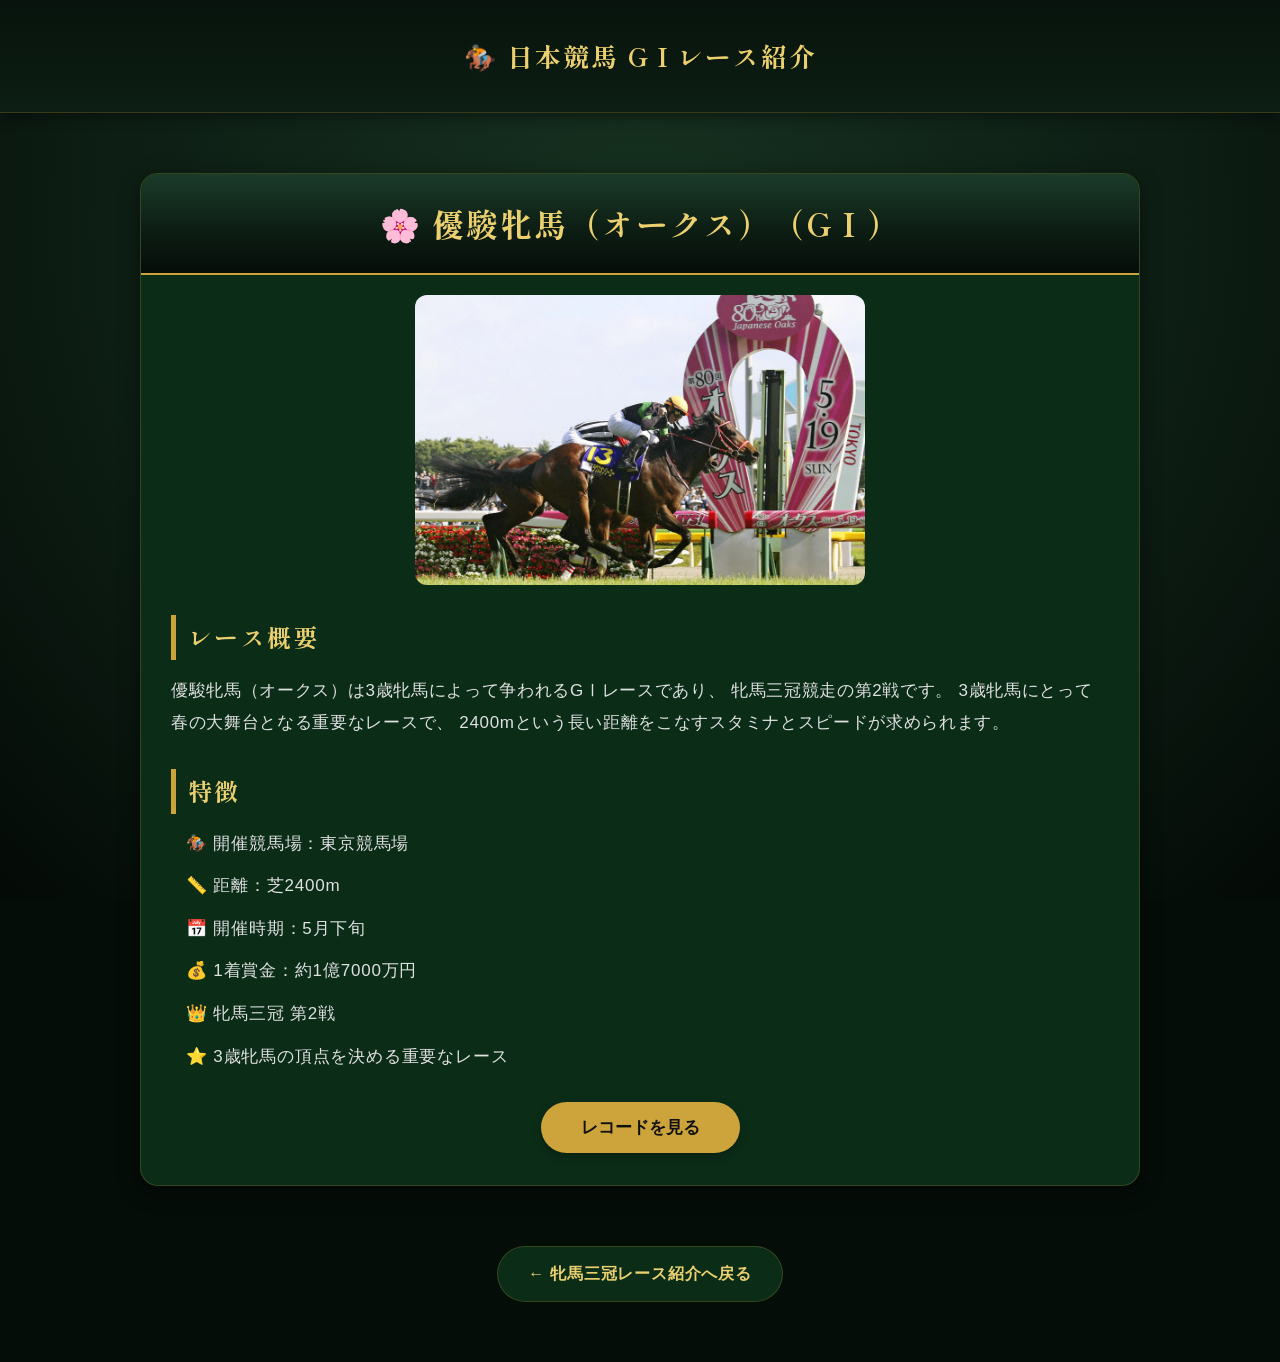
<file: oaks.html>
<!DOCTYPE html>
<html lang="ja">

<head>
    <meta charset="UTF-8">
    <meta name="viewport" content="width=device-width, initial-scale=1.0">
    <title>優駿牝馬（オークス）</title>
    <link rel="stylesheet" href="style.css">
    <link rel="stylesheet" href="style2.css">
</head>

<body class="season-sakura">

<header class="subHeader">
    <h1>🏇 日本競馬 GⅠレース紹介</h1>
</header>

<div class="card">

    <h2>🌸 優駿牝馬（オークス）（GⅠ）</h2>

    <img src="img/ラブズオンリーユー.jpg" class="detailImage" alt="優駿牝馬（オークス）">

    <h3>レース概要</h3>

    <p>
        優駿牝馬（オークス）は3歳牝馬によって争われるGⅠレースであり、
        牝馬三冠競走の第2戦です。
        3歳牝馬にとって春の大舞台となる重要なレースで、
        2400mという長い距離をこなすスタミナとスピードが求められます。
    </p>

    <h3>特徴</h3>

    <ul>
        <li>🏇 開催競馬場：東京競馬場</li>
        <li>📏 距離：芝2400m</li>
        <li>📅 開催時期：5月下旬</li>
        <li>💰 1着賞金：約1億7000万円</li>
        <li>👑 牝馬三冠 第2戦</li>
        <li>⭐ 3歳牝馬の頂点を決める重要なレース</li>
    </ul>

    <button class="recordBtn" onclick="toggleRecord('record1', this)">
        レコードを見る
    </button>

    <div class="record" id="record1">
        <div class="recordBox">
            <div class="recordText">
                <p><strong>⏱ レコードタイム</strong><br>2分22秒8</p>
                <p><strong>🐎 記録した馬</strong><br>ラブズオンリーユー</p>
                <p><strong>🏇 騎手</strong><br>ミルコ・デムーロ</p>
                <p><strong>📅 達成年</strong><br>2019年</p>
            </div>
            <div class="recordImage">
                <iframe
                    src="https://www.youtube.com/embed/HDHNJ8ruYl4"
                    title="オークス レコード動画"
                    allow="accelerometer; autoplay; clipboard-write; encrypted-media; gyroscope; picture-in-picture"
                    allowfullscreen>
                </iframe>
            </div>
        </div>
    </div>
</div>

<a href="index.html#female-triple-races" class="backBtn">
    ← 牝馬三冠レース紹介へ戻る
</a>

<button id="pageTopBtn" onclick="window.scrollTo({top: 0, behavior: 'smooth'});">▲</button>

</body>

<script src="script.js"></script>

</html>
</file>
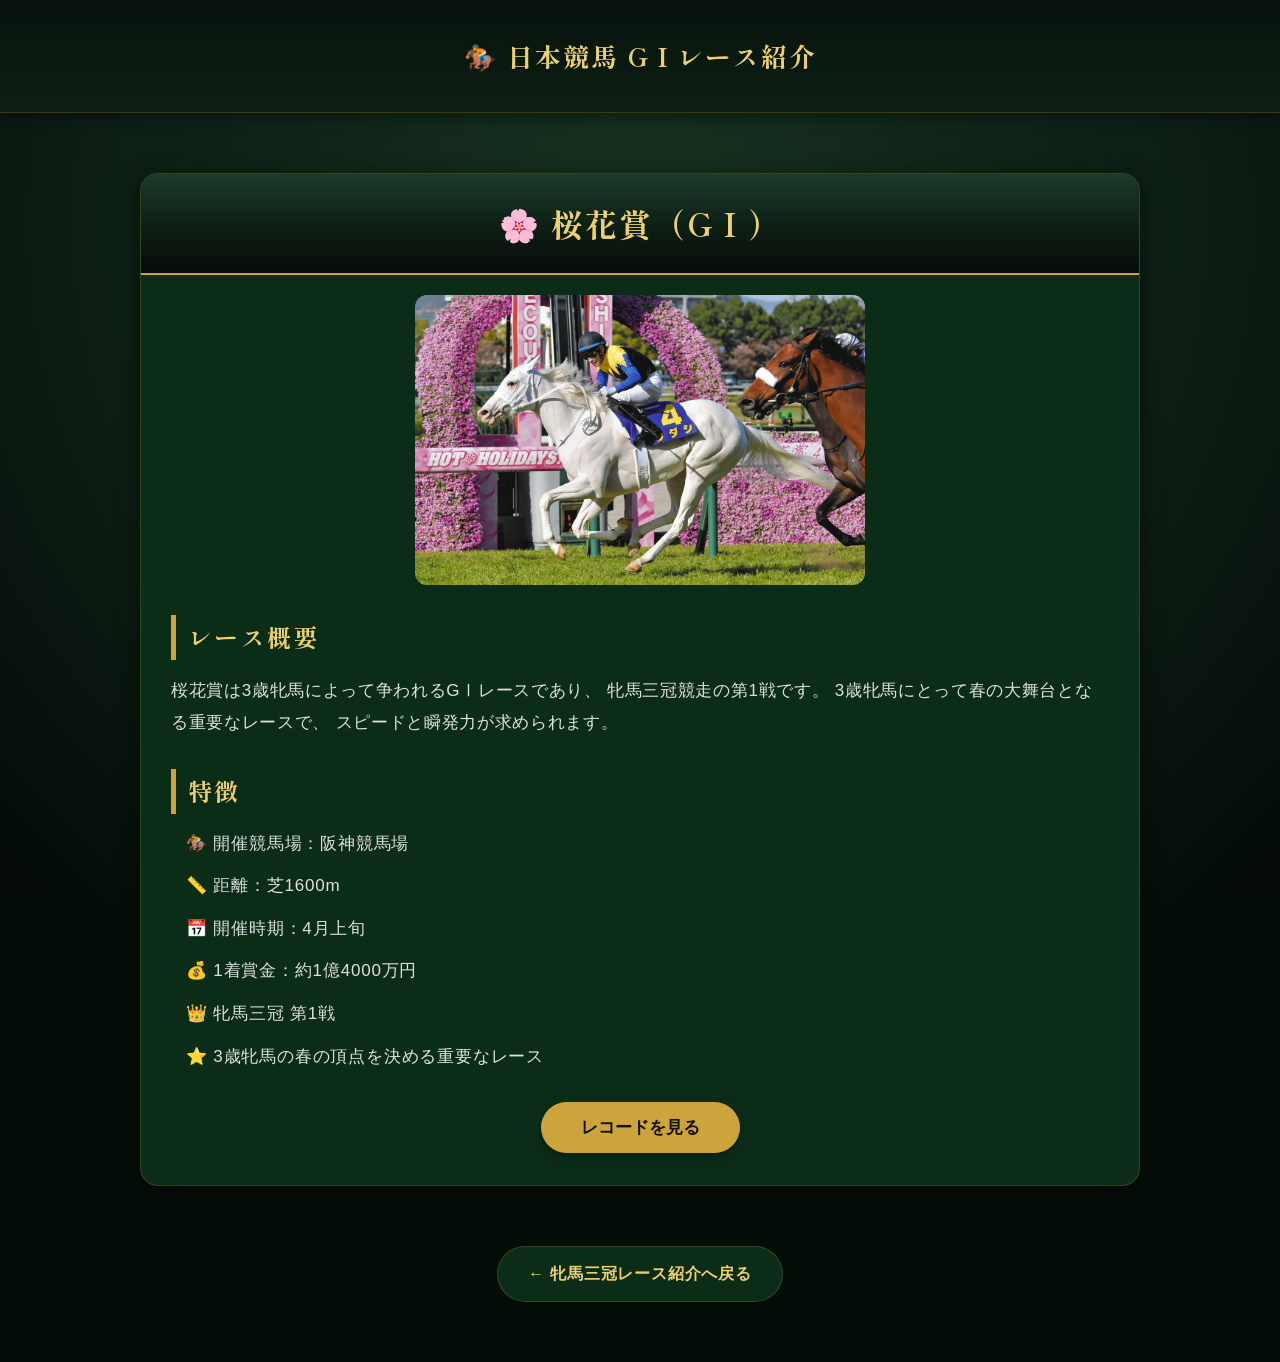
<file: oka.html>
<!DOCTYPE html>
<html lang="ja">

<head>
    <meta charset="UTF-8">
    <meta name="viewport" content="width=device-width, initial-scale=1.0">
    <!-- ページのタイトル -->
    <title>桜花賞</title>
    <link rel="stylesheet" href="style.css">
    <link rel="stylesheet" href="style2.css">
</head>

<body class="season-sakura">

<!-- サブページ用のヘッダー領域 -->
<header class="subHeader">
    <h1>🏇 日本競馬 GⅠレース紹介</h1>
</header>

<!-- メインコンテンツカード -->
<div class="card">

    <h2>🌸 桜花賞（GⅠ）</h2>

    <img src="img/ソダシ.jpg" class="detailImage" alt="桜花賞">

    <!-- レース概要セクション -->
    <h3>レース概要</h3>
    <p>
        桜花賞は3歳牝馬によって争われるGⅠレースであり、
        牝馬三冠競走の第1戦です。
        3歳牝馬にとって春の大舞台となる重要なレースで、
        スピードと瞬発力が求められます。
    </p>

    <!-- レースの特徴・詳細データリスト -->
    <h3>特徴</h3>
    <ul>
        <li>🏇 開催競馬場：阪神競馬場</li>
        <li>📏 距離：芝1600m</li>
        <li>📅 開催時期：4月上旬</li>
        <li>💰 1着賞金：約1億4000万円</li>
        <li>👑 牝馬三冠 第1戦</li>
        <li>⭐ 3歳牝馬の春の頂点を決める重要なレース</li>
    </ul>

    <!-- レコード開閉ボタン -->
    <button class="recordBtn" onclick="toggleRecord('record1', this)">
        レコードを見る
    </button>

    <!-- アコーディオン開閉するレコード詳細エリア -->
    <div class="record" id="record1">
        <div class="recordBox">
            <!-- レコード情報のテキスト部分 -->
            <div class="recordText">
                <p><strong>⏱ レコードタイム</strong><br>1分31秒1</p>
                <p><strong>🐎 記録した馬</strong><br>ソダシ</p>
                <p><strong>🏇 騎手</strong><br>吉田隼人</p>
                <p><strong>📅 達成年</strong><br>2021年</p>
            </div>
            <!-- 埋め込みYouTube動画エリア -->
            <div class="recordImage">
                <iframe
                    src="https://www.youtube.com/embed/5YI4MEzWKXg"
                    title="桜花賞 レコード動画"
                    allow="accelerometer; autoplay; clipboard-write; encrypted-media; gyroscope; picture-in-picture"
                    allowfullscreen>
                </iframe>
            </div>
        </div>
    </div>
</div>

<!-- トップページの該当セクションへ戻るボタン -->
<a href="index.html#female-triple-races" class="backBtn">
    ← 牝馬三冠レース紹介へ戻る
</a>

<!-- ページ最上部へスムーズスクロールするボタン -->
<button id="pageTopBtn" onclick="window.scrollTo({top: 0, behavior: 'smooth'});">▲</button>

</body>

<script src="script.js"></script>

</html>
</file>
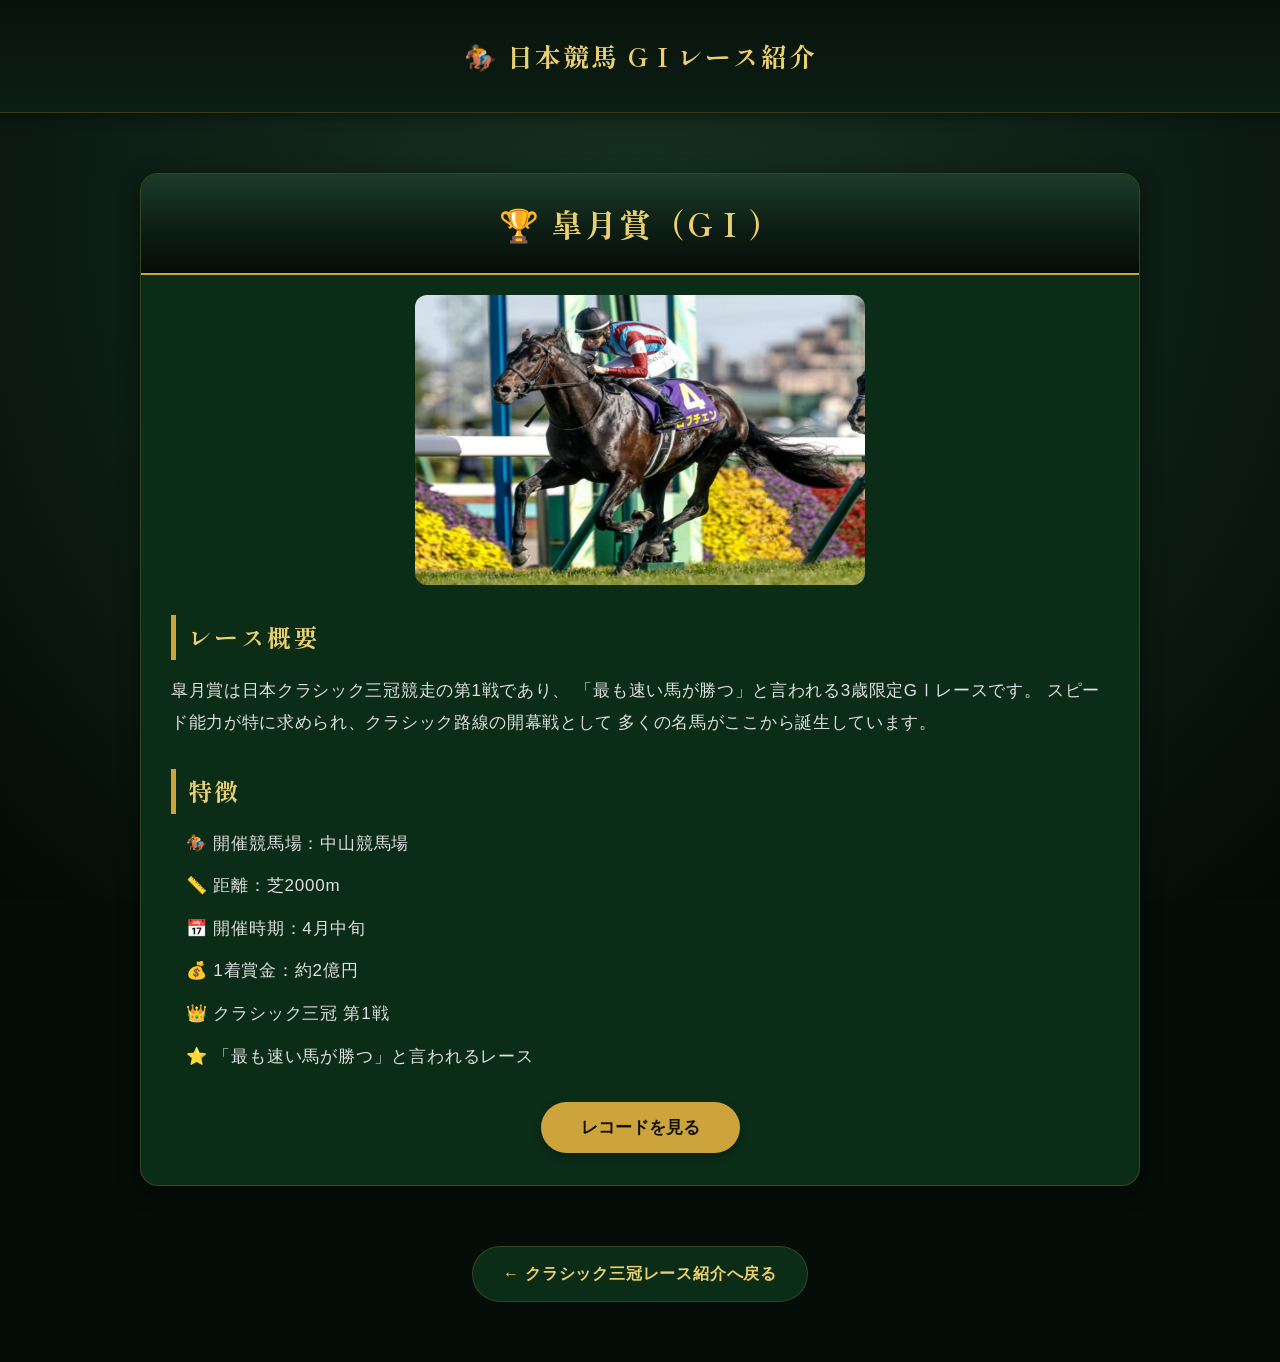
<file: satsuki.html>
<!DOCTYPE html>
<html lang="ja">

<head>
    <meta charset="UTF-8">
    <meta name="viewport" content="width=device-width, initial-scale=1.0">
    <!-- ページのタイトル -->
    <title>皐月賞</title>
    <link rel="stylesheet" href="style.css">
    <link rel="stylesheet" href="style2.css">
</head>

<body class="season-green">

<!-- サブページ用のヘッダー領域 -->
<header class="subHeader">
    <h1>🏇 日本競馬 GⅠレース紹介</h1>
</header>

<!-- メインコンテンツカード -->
<div class="card">

    <h2>🏆 皐月賞（GⅠ）</h2>

    <img src="img/ロブチェン.jpg" class="detailImage" alt="皐月賞">

    <!-- レース概要セクション -->
    <h3>レース概要</h3>
    <p>
        皐月賞は日本クラシック三冠競走の第1戦であり、
        「最も速い馬が勝つ」と言われる3歳限定GⅠレースです。
        スピード能力が特に求められ、クラシック路線の開幕戦として
        多くの名馬がここから誕生しています。
    </p>

    <!-- レースの特徴・詳細データリスト -->
    <h3>特徴</h3>
    <ul>
        <li>🏇 開催競馬場：中山競馬場</li>
        <li>📏 距離：芝2000m</li>
        <li>📅 開催時期：4月中旬</li>
        <li>💰 1着賞金：約2億円</li>
        <li>👑 クラシック三冠 第1戦</li>
        <li>⭐ 「最も速い馬が勝つ」と言われるレース</li>
    </ul>

    <!-- レコード開閉ボタン -->
    <button class="recordBtn" onclick="toggleRecord('record1', this)">
    レコードを見る
    </button>

    <!-- アコーディオン開閉するレコード詳細エリア -->
    <div class="record" id="record1">
        <div class="recordBox">
            <!-- レコード情報のテキスト部分 -->
            <div class="recordText">
                <p><strong>⏱ レコードタイム</strong><br>1分56秒5</p>
                <p><strong>🐎 記録した馬</strong><br>ロブチェン</p>
                <p><strong>🏇 騎手</strong><br>松山 弘平</p>
                <p><strong>📅 達成年</strong><br>2026年</p>              
            </div>
            <!-- 埋め込みYouTube動画エリア -->
            <div class="recordImage">
                <iframe
                    src="https://www.youtube.com/embed/FEP5Le5j6f4"
                    title="皐月賞 レース動画"
                    allow="accelerometer; autoplay; clipboard-write; encrypted-media; gyroscope; picture-in-picture"
                    allowfullscreen>
                </iframe>
            </div>
        </div>
    </div>
</div>

<!-- トップページの該当セクションへ戻るボタン -->
<a href="index.html#classic-races" class="backBtn">
    ← クラシック三冠レース紹介へ戻る
</a>

<!-- ページ最上部へスムーズスクロールするボタン -->
<button id="pageTopBtn" onclick="window.scrollTo({top: 0, behavior: 'smooth'});">▲</button>

</body>

<script src="script.js"></script>

</html>
</file>
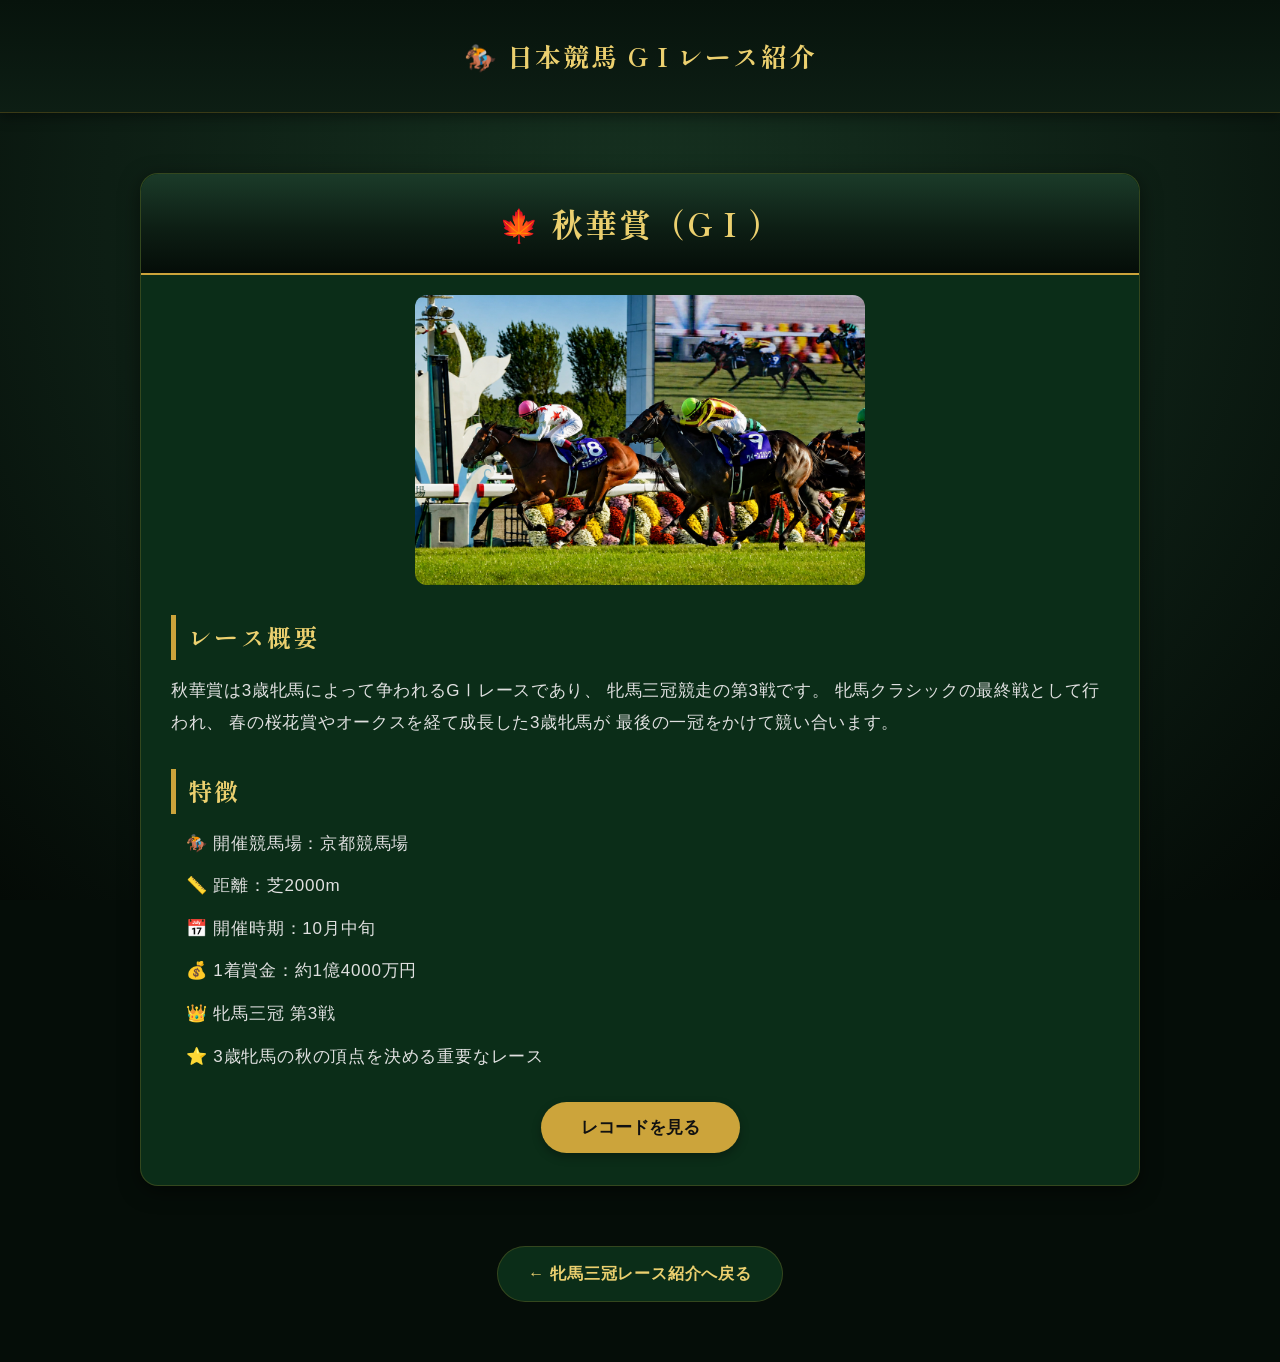
<file: shuka.html>
<!DOCTYPE html>
<html lang="ja">

<head>
    <meta charset="UTF-8">
    <meta name="viewport" content="width=device-width, initial-scale=1.0">
    <!-- ページのタイトル -->
    <title>秋華賞</title>
    <link rel="stylesheet" href="style.css">
    <link rel="stylesheet" href="style2.css">
</head>

<body class="season-autumn">

<!-- サブページ用のヘッダー領域 -->
<header class="subHeader">
    <h1>🏇 日本競馬 GⅠレース紹介</h1>
</header>

<!-- メインコンテンツカード -->
<div class="card">

    <h2>🍁 秋華賞（GⅠ）</h2>

    <img src="img/ミッキークイーン.jpg" class="detailImage" alt="秋華賞">

    <!-- レース概要セクション -->
    <h3>レース概要</h3>
    <p>
        秋華賞は3歳牝馬によって争われるGⅠレースであり、
        牝馬三冠競走の第3戦です。
        牝馬クラシックの最終戦として行われ、
        春の桜花賞やオークスを経て成長した3歳牝馬が
        最後の一冠をかけて競い合います。
    </p>

    <!-- レースの特徴・詳細データリスト -->
    <h3>特徴</h3>
    <ul>
        <li>🏇 開催競馬場：京都競馬場</li>
        <li>📏 距離：芝2000m</li>
        <li>📅 開催時期：10月中旬</li>
        <li>💰 1着賞金：約1億4000万円</li>
        <li>👑 牝馬三冠 第3戦</li>
        <li>⭐ 3歳牝馬の秋の頂点を決める重要なレース</li>
    </ul>

    <!-- レコード開閉ボタン -->
    <button class="recordBtn" onclick="toggleRecord('record1', this)">
        レコードを見る
    </button>

    <!-- アコーディオン開閉するレコード詳細エリア -->
    <div class="record" id="record1">
        <div class="recordBox">
            <!-- レコード情報のテキスト部分 -->
            <div class="recordText">
                <p><strong>⏱ レコードタイム</strong><br>1分56秒9</p>
                <p><strong>🐎 記録した馬</strong><br>ミッキークイーン</p>
                <p><strong>🏇 騎手</strong><br>浜中俊</p>
                <p><strong>📅 達成年</strong><br>2015年</p>
            </div>
            <!-- 埋め込みYouTube動画エリア -->
            <div class="recordImage">
                <iframe
                    src="https://www.youtube.com/embed/zRm2TG5TloA"
                    title="秋華賞 レコード動画"
                    allow="accelerometer; autoplay; clipboard-write; encrypted-media; gyroscope; picture-in-picture"
                    allowfullscreen>
                </iframe>
            </div>
        </div>
    </div>
</div>

<!-- トップページの該当セクションへ戻るボタン -->
<a href="index.html#female-triple-races" class="backBtn">
    ← 牝馬三冠レース紹介へ戻る
</a>

<!-- ページ最上部へスムーズスクロールするボタン -->
<button id="pageTopBtn" onclick="window.scrollTo({top: 0, behavior: 'smooth'});">▲</button>

</body>

<script src="script.js"></script>

</html>
</file>
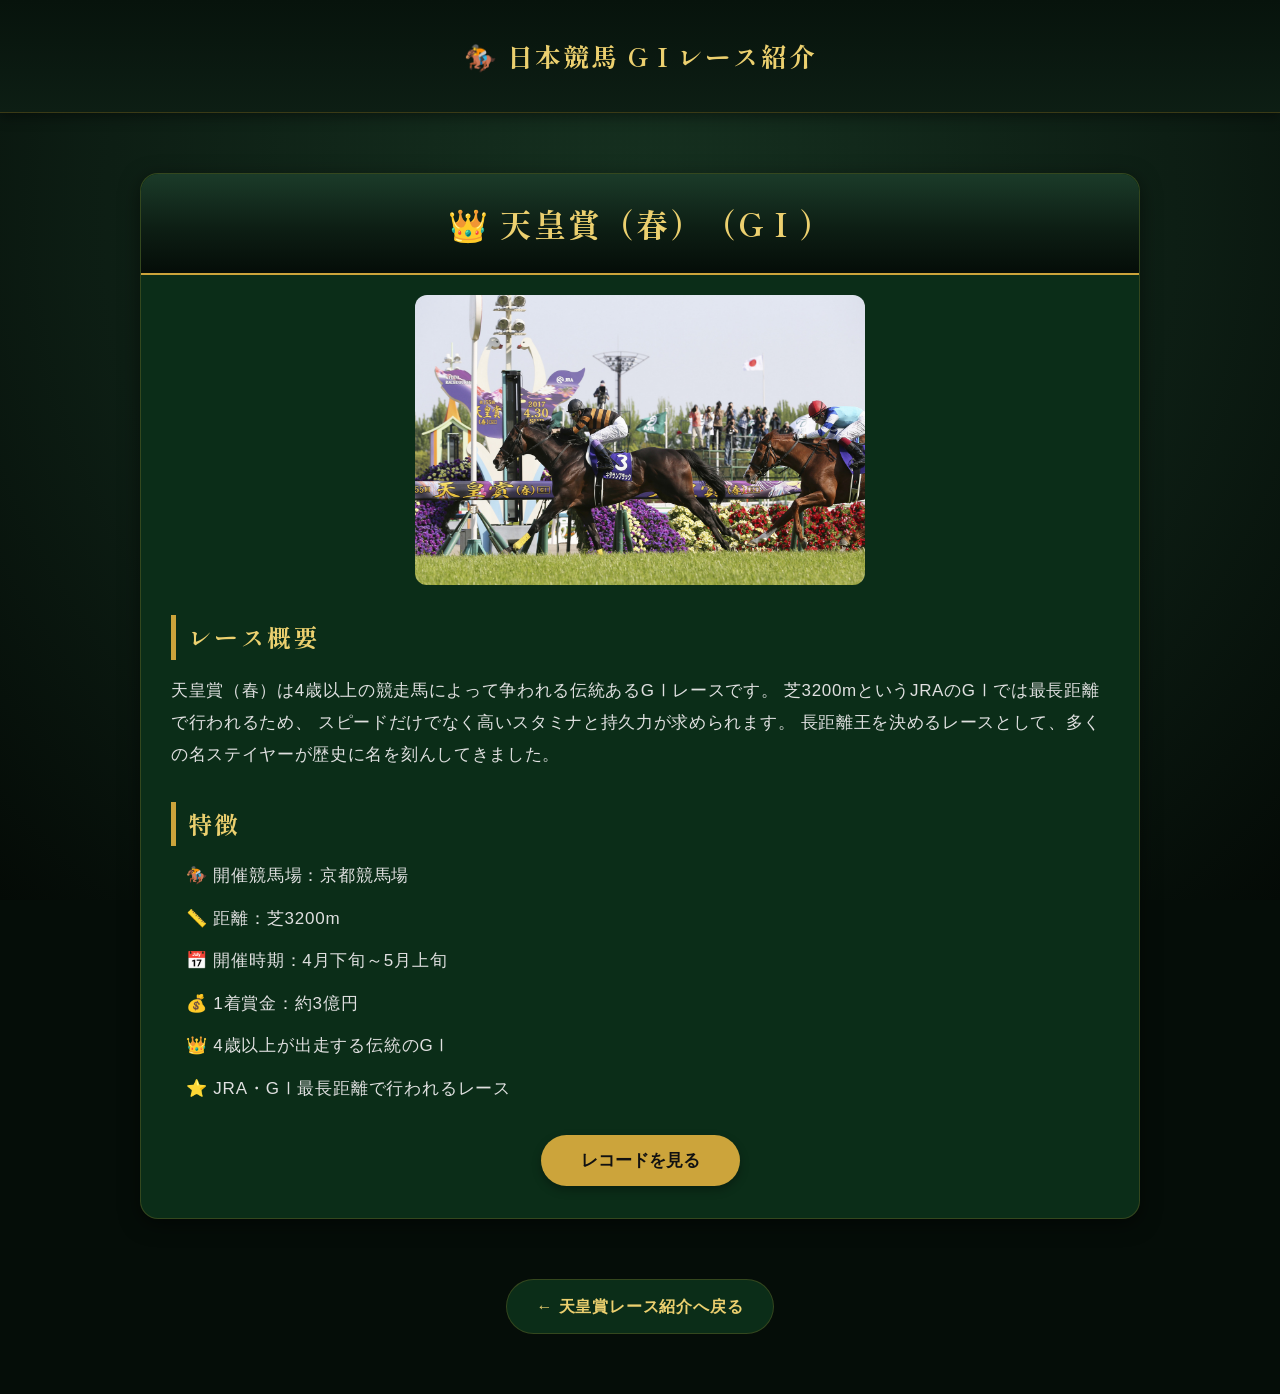
<file: spring.html>
<!DOCTYPE html>
<html lang="ja">

<head>
    <meta charset="UTF-8">
    <meta name="viewport" content="width=device-width, initial-scale=1.0">
    <!-- ページのタイトル -->
    <title>天皇賞（春）</title>
    <link rel="stylesheet" href="style.css">
    <link rel="stylesheet" href="style2.css">
</head>

<body class="season-green">

<!-- サブページ用のヘッダー領域 -->
<header class="subHeader">
    <h1>🏇 日本競馬 GⅠレース紹介</h1>
</header>

<!-- メインコンテンツカード -->
<div class="card">

    <h2>👑 天皇賞（春）（GⅠ）</h2>

    <img src="img/キタサンブラック.jpg" class="detailImage" alt="天皇賞（春）">

    <!-- レース概要セクション -->
    <h3>レース概要</h3>
    <p>
        天皇賞（春）は4歳以上の競走馬によって争われる伝統あるGⅠレースです。
        芝3200mというJRAのGⅠでは最長距離で行われるため、
        スピードだけでなく高いスタミナと持久力が求められます。
        長距離王を決めるレースとして、多くの名ステイヤーが歴史に名を刻んしてきました。
    </p>

    <!-- レースの特徴・詳細データリスト -->
    <h3>特徴</h3>
    <ul>
        <li>🏇 開催競馬場：京都競馬場</li>
        <li>📏 距離：芝3200m</li>
        <li>📅 開催時期：4月下旬～5月上旬</li>
        <li>💰 1着賞金：約3億円</li>
        <li>👑 4歳以上が出走する伝統のGⅠ</li>
        <li>⭐ JRA・GⅠ最長距離で行われるレース</li>
    </ul>

    <!-- レコード開閉ボタン -->
    <button class="recordBtn" onclick="toggleRecord('record4', this)">
    レコードを見る
    </button>

    <!-- アコーディオン開閉するレコード詳細エリア -->
    <div class="record" id="record4">
        <div class="recordBox">
            <!-- レコード情報のテキスト部分 -->
            <div class="recordText">
                <p><strong>⏱ レコードタイム</strong><br>3分12秒5</p>
                <p><strong>🐎 記録した馬</strong><br>キタサンブラック</p>
                <p><strong>🏇 騎手</strong><br>武 豊</p>
                <p><strong>📅 達成年</strong><br>2017年</p>
            </div>
            <!-- 埋め込みYouTube動画エリア -->
            <div class="recordImage">
                <iframe
                    src="https://www.youtube.com/embed/Zc40b8HebaA"
                    title="天皇賞春 レコード動画"
                    allow="accelerometer; autoplay; clipboard-write; encrypted-media; gyroscope; picture-in-picture"
                    allowfullscreen>
                </iframe>
            </div>
        </div>
    </div>
</div>

<!-- トップページの該当セクションへ戻るボタン -->
<a href="index.html#tenno-races" class="backBtn">
    ← 天皇賞レース紹介へ戻る
</a>

<!-- ページ最上部へスムーズスクロールするボタン -->
<button id="pageTopBtn" onclick="window.scrollTo({top: 0, behavior: 'smooth'});">▲</button>

</body>

<script src="script.js"></script>

</html>
</file>
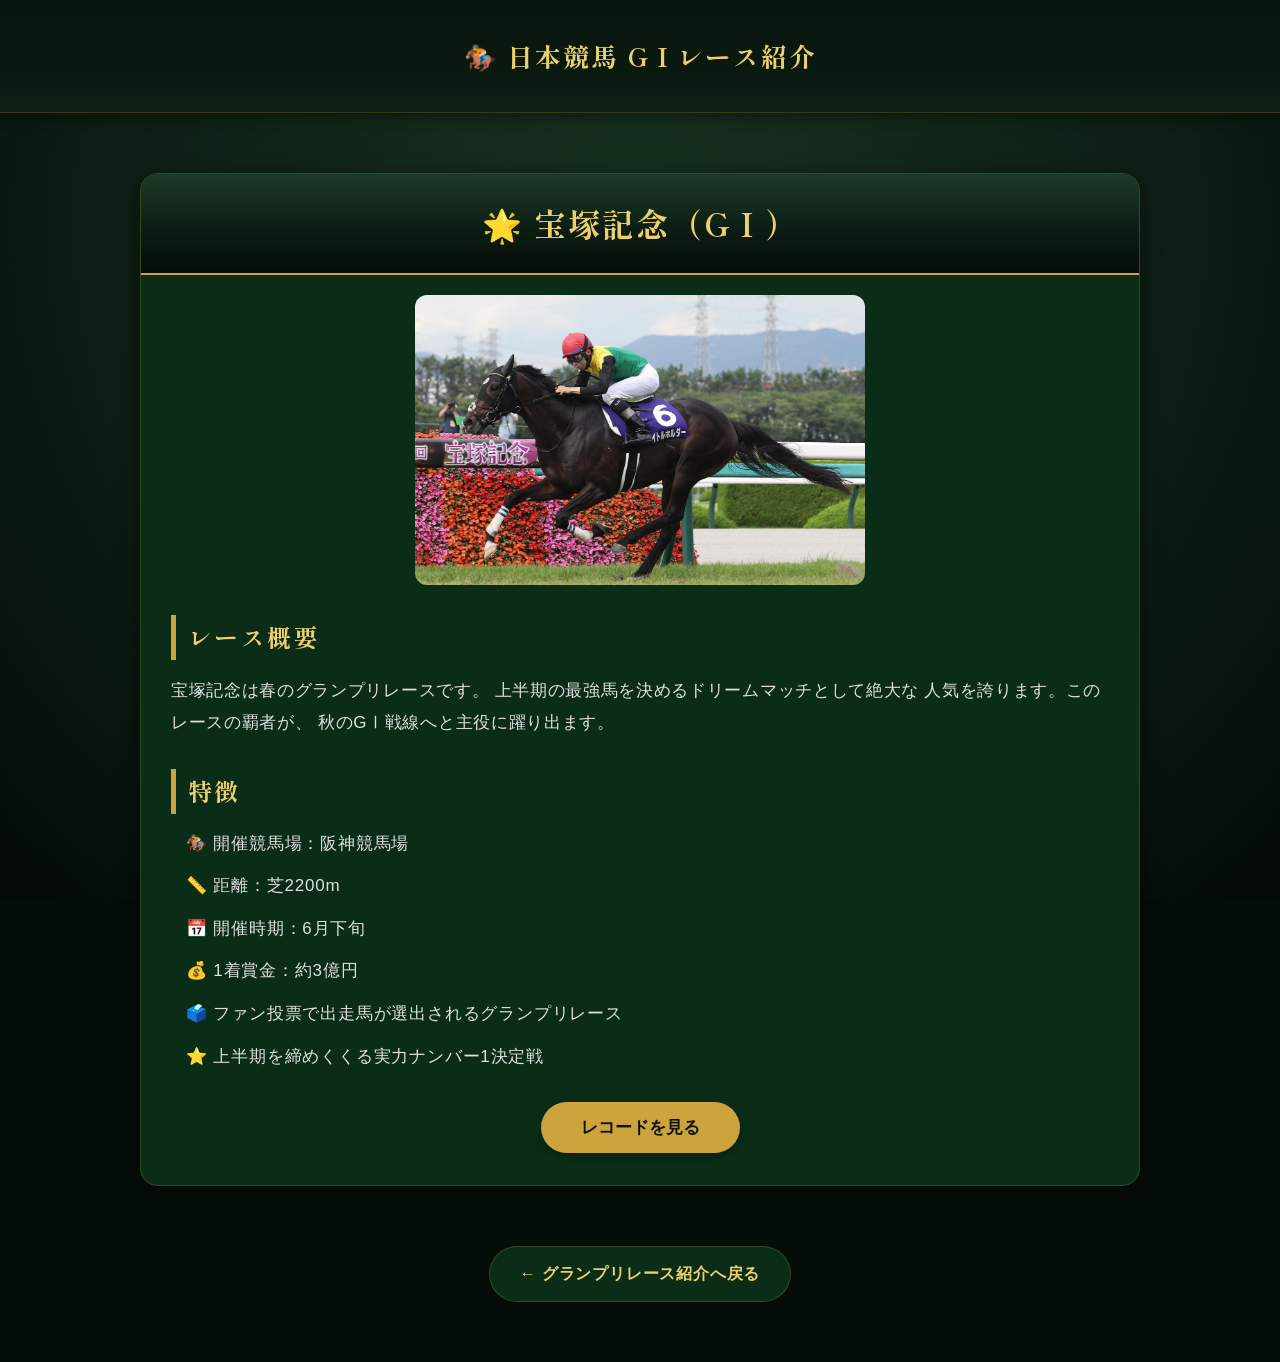
<file: takara.html>
<!DOCTYPE html>
<html lang="ja">

<head>
    <meta charset="UTF-8">
    <meta name="viewport" content="width=device-width, initial-scale=1.0">
    <!-- ページのタイトル -->
    <title>宝塚記念</title>
    <link rel="stylesheet" href="style.css">
    <link rel="stylesheet" href="style2.css">
</head>

<body class="season-gold">

<!-- サブページ用のヘッダー領域 -->
<header class="subHeader">
    <h1>🏇 日本競馬 GⅠレース紹介</h1>
</header>

<!-- メインコンテンツカード -->
<div class="card">

    <h2>🌟 宝塚記念（GⅠ）</h2>

    <img src="img/タイトルホルダー.jpg" class="detailImage" alt="宝塚記念">

    <!-- レース概要セクション -->
    <h3>レース概要</h3>
    <p>
        宝塚記念は春のグランプリレースです。
        上半期の最強馬を決めるドリームマッチとして絶大な
        人気を誇ります。このレースの覇者が、
        秋のGⅠ戦線へと主役に躍り出ます。
    </p>

    <!-- レースの特徴・詳細データリスト -->
    <h3>特徴</h3>
    <ul>
        <li>🏇 開催競馬場：阪神競馬場</li>
        <li>📏 距離：芝2200m</li>
        <li>📅 開催時期：6月下旬</li>
        <li>💰 1着賞金：約3億円</li>
        <li>🗳️ ファン投票で出走馬が選出されるグランプリレース</li>
        <li>⭐ 上半期を締めくくる実力ナンバー1決定戦</li>
    </ul>

    <!-- レコード開閉ボタン -->
    <button class="recordBtn" onclick="toggleRecord('record1', this)">
    レコードを見る
    </button>

    <!-- アコーディオン開閉するレコード詳細エリア -->
    <div class="record" id="record1">
        <div class="recordBox">
            <!-- レコード情報のテキスト部分 -->
            <div class="recordText">
                <p><strong>⏱ レコードタイム</strong><br>2分09秒7</p>
                <p><strong>🐎 記録した馬</strong><br>タイトルホルダー</p>
                <p><strong>🏇 騎手</strong><br>横山 和生</p>
                <p><strong>📅 達成年</strong><br>2022年</p>              
            </div>
            <!-- 埋め込みYouTube動画エリア -->
            <div class="recordImage">
                <iframe
                    src="https://www.youtube.com/embed/LwISi4mqANE"
                    title="宝塚記念 レコード動画"
                    allow="accelerometer; autoplay; clipboard-write; encrypted-media; gyroscope; picture-in-picture"
                    allowfullscreen>
                </iframe>
            </div>
        </div>
    </div>
</div>

<!-- トップページの該当セクションへ戻るボタン -->
<a href="index.html#Guranpuri-races" class="backBtn">
    ← グランプリレース紹介へ戻る
</a>

<!-- ページ最上部へスムーズスクロールするボタン -->
<button id="pageTopBtn" onclick="window.scrollTo({top: 0, behavior: 'smooth'});">▲</button>

</body>

<script src="script.js"></script>

</html>
</file>
<file: style.css>
@charset "UTF-8";

/* ==========================================
   1. 外部Webフォント・変数定義（CSS custom properties）
   ========================================== */

/* Google Fontsの読み込み（見出し・英字用フォント） */
@import url('https://fonts.googleapis.com/css2?family=Cinzel:wght@600;700;800&family=Noto+Serif+JP:wght@400;600;700&family=Shippori+Mincho:wght@600;800&display=swap');

:root {
    --bg-color: #0d1e14;
    --card-bg: rgba(20, 44, 30, 0.75);
    --text-color: #ffffff;
    --sub-text: #d1d5db;
    --main-color: #ecd06f;
    --accent-color: #cca43b;
    --border-color: rgba(212, 175, 55, 0.2);
    --gold-line: rgba(212, 175, 55, 0.35);
    --gold-gradient: linear-gradient(135deg, rgba(236, 208, 111, 0.4) 0%, rgba(204, 164, 59, 0.1) 50%, rgba(236, 208, 111, 0.4) 100%);
}


/* ==========================================
   2. 全体設定・リセットCSS・基本タイポグラフィ
   ========================================== */

/* 全要素の余白を初期化し、ボックスサイズ計算を統一 */
* {
    margin: 0;
    padding: 0;
    box-sizing: border-box;
    overflow-wrap: break-word; /* 長い単語やURLの枠外はみ出しを防止 */
}

/* スムーススクロール（ページ内リンクへ滑らかに移動） */
html {
    scroll-behavior: smooth;
}

/* 基本となる背景グラデーション・フォント・行間の設定 */
body {
    font-family: "Yu Gothic Medium", "游ゴシック Medium", YuGothic, "ヒラギノ角ゴ Pro W3", "Meiryo", sans-serif;
    background-color: #050d08;
    background-image: 
        radial-gradient(circle at 50% 25%, rgba(26, 58, 38, 0.8) 0%, rgba(13, 30, 20, 0.95) 60%, rgba(4, 10, 6, 1) 100%),
        repeating-radial-gradient(circle at 50% 50%, rgba(255, 255, 255, 0.012) 0, rgba(255, 255, 255, 0.012) 1px, transparent 2px, transparent 4px);
    background-attachment: fixed; /* スクリーン固定で奥行き感を演出 */
    background-size: 100% 100%, 6px 6px;
    color: var(--text-color);
    line-height: 1.85; /* 文章の行間を広くして読みやすくする */
    letter-spacing: 0.05em; /* 文字間隔の調整 */
    -webkit-font-smoothing: antialiased; /* フォント描画をなめらかにする */
}

/* 明朝体フォントを適用する見出し要素 */
h1, h2, h3, .section-title, .intro-card h3 {
    font-family: 'Shippori Mincho', 'Noto Serif JP', "Yu Mincho", "游明朝", serif;
    letter-spacing: 0.1em;
    font-weight: 700;
}

/* 数字・日付・距離表示用のフォント設定 */
.num-text, .race-date, .race-distance {
    font-family: 'Cinzel', 'Shippori Mincho', serif;
    font-weight: 700;
    letter-spacing: 0.08em;
}

/* 段落文章のテキストスタイル */
p, .menuCard p {
    letter-spacing: 0.04em;
    line-height: 1.85;
}

/* 各セクションを区切るライングラデーション */
.gold-divider {
    height: 1px;
    width: 100%;
    max-width: 800px;
    margin: 80px auto;
    background: linear-gradient(90deg, transparent, rgba(236, 208, 111, 0.5), transparent);
}


/* ==========================================
   3. セクションタイトル（アニメーション＆装飾）
   ========================================== */

/* 共通セクションタイトルのアニメーション文字設定 */
.section-title,
.gi-timeline-section .section-title {
    font-size: 2.2rem;
    text-align: center;
    margin-top: 30px;
    margin-bottom: 50px;
    position: relative;
    padding-bottom: 24px;
    display: block;
    
    /* 文字表面を流れるグラデーション背景 */
    background: linear-gradient(
        110deg,
        #cca43b 0%,
        #ecd06f 25%,
        #ffffff 50%,
        #ecd06f 75%,
        #cca43b 100%
    ) !important;
    background-size: 200% auto !important;
    
    /* 背景グラデーションでテキストをくり抜く処理 */
    background-clip: text !important;
    -webkit-background-clip: text !important;
    -webkit-text-fill-color: transparent !important;
    color: transparent !important;
    
    animation: goldShine 6s linear infinite; /* 光の反射アニメーションループ */
}

/* テキスト表面の光線移動アニメーション */
@keyframes goldShine {
    0% { background-position: 200% center; }
    100% { background-position: -200% center; }
}

/* タイトル下のグラデーション下線 */
.section-title::after {
    content: '';
    position: absolute;
    bottom: 0;
    left: 50%;
    transform: translateX(-50%);
    width: 120px;
    height: 1px;
    background: linear-gradient(90deg, transparent, var(--main-color), transparent);
}

/* タイトル中央のダイヤモンドモチーフアイコン */
.section-title::before {
    content: '◇';
    position: absolute;
    bottom: -7px;
    left: 50%;
    transform: translateX(-50%);
    font-size: 10px;
    color: var(--main-color);
    background: transparent !important;
    -webkit-text-fill-color: var(--main-color) !important;
    padding: 0 6px;
    z-index: 1;
}


/* ==========================================
   4. メインビジュアル（ヒーローエリア・スライダー）
   ========================================== */

.hero {
    position: relative;
    width: 100%;
    height: 640px;
    overflow: hidden;
    margin-bottom: 0;
}

/* 横並びスライダーのコンテナ */
.heroSlider {
    display: flex;
    width: 500%;
    height: 100%;
    transition: transform 0.8s cubic-bezier(0.25, 1, 0.5, 1); /* 滑らかなスライド移動 */
}

/* 各スライド画像の共通設定 */
.slide {
    width: 100%;
    height: 100%;
    background-size: cover;
    background-position: center 20%;
    background-repeat: no-repeat;
    object-fit: cover;
}

/* スライダー上の暗みグラデーション（テキストの可読性向上） */
.heroOverlay {
    position: absolute;
    inset: 0;
    background: linear-gradient(
        180deg, 
        rgba(5, 13, 8, 0.55) 0%, 
        rgba(10, 23, 16, 0.4) 35%,
        rgba(13, 30, 20, 0.7) 70%, 
        rgba(5, 13, 8, 1) 100%
    );
    z-index: 1;
    pointer-events: none;
}

/* ヒーローエリア内のテキスト（タイトル・キャッチコピー） */
.heroText {
    position: absolute;
    top: 46%;
    left: 50%;
    transform: translate(-50%, -50%);
    width: 100%;
    text-align: center;
    color: white;
    z-index: 2;
    padding: 0 20px;
}

.heroText h1 {
    font-family: 'Shippori Mincho', 'Noto Serif JP', serif;
    font-size: 58px;
    margin-bottom: 16px;
    color: var(--main-color); 
    text-shadow: 0 4px 20px rgba(0, 0, 0, 0.95), 0 0 30px rgba(236, 208, 111, 0.25);
    font-weight: 800;
    letter-spacing: 0.16em;
    line-height: 1.2;
}

.heroText p {
    font-size: 22px;
    letter-spacing: 0.28em;
    color: #e0e6e2;
    font-family: 'Shippori Mincho', 'Noto Serif JP', serif;
    font-weight: 600;
    text-shadow: 0 2px 10px rgba(0, 0, 0, 0.9);
}

/* スライダー左右切り替えボタン */
.prev,
.next {
    position: absolute;
    top: 46%;
    transform: translateY(-50%);
    width: 50px;
    height: 50px;
    border: 1px solid rgba(212, 175, 55, 0.35);
    border-radius: 50%;
    background: rgba(8, 20, 14, 0.45);
    backdrop-filter: blur(8px);
    -webkit-backdrop-filter: blur(8px);
    color: #fff;
    font-size: 22px;
    cursor: pointer;
    z-index: 3;
    transition: all .35s cubic-bezier(0.25, 1, 0.5, 1);
}

.prev { left: 28px; }
.next { right: 28px; }

/* 切り替えボタンのホバー表示 */
.prev:hover,
.next:hover {
    background: var(--accent-color); 
    color: #0d1e14; 
    border-color: var(--main-color);
    transform: translateY(-50%) scale(1.12);
    box-shadow: 0 0 20px rgba(204, 164, 59, 0.6);
}

/* スライダー位置を示すインジケータードット */
.dots {
    position: absolute;
    bottom: 40px;
    left: 50%;
    transform: translateX(-50%);
    display: flex;
    gap: 14px;
    z-index: 3;
}

.dot {
    width: 10px;
    height: 10px;
    border-radius: 50%;
    background: rgba(255, 255, 255, .3);
    transition: all .3s ease;
    cursor: pointer;
}

.dot.active {
    background: var(--main-color);
    transform: scale(1.3);
    box-shadow: 0 0 8px var(--main-color);
}


/* ==========================================
   5. 追従ナビゲーションバー
   ========================================== */

nav {
    background: rgba(5, 13, 8, 0.88) !important;
    backdrop-filter: blur(12px); /* すりガラス効果 */
    -webkit-backdrop-filter: blur(12px);
    border-bottom: 1px solid var(--gold-line);
    border-top: 1px solid rgba(212, 175, 55, 0.15);
    box-shadow: 0 6px 25px rgba(0, 0, 0, 0.6);
    position: sticky; /* 画面上部に追従固定 */
    top: 0;
    z-index: 100;
}

nav ul {
    list-style: none;
    display: flex;
    justify-content: center;
}

nav li { margin: 0 15px; }

nav a {
    display: block;
    padding: 18px 12px;
    text-decoration: none;
    color: var(--text-color);
    font-family: 'Shippori Mincho', 'Noto Serif JP', serif;
    font-size: 1.05rem;
    font-weight: 600;
    letter-spacing: 0.08em;
    position: relative;
    transition: color .3s ease, transform .3s ease;
}

/* メニュー項目のホバー用下線 */
nav a::after {
    content: '';
    position: absolute;
    bottom: 8px;
    left: 50%;
    width: 0;
    height: 2px;
    background: linear-gradient(90deg, transparent, var(--main-color), transparent);
    transition: all 0.3s ease;
    transform: translateX(-50%);
}

nav a:hover {
    color: var(--main-color); 
    text-shadow: 0 0 12px rgba(236, 208, 111, 0.4);
}

nav a:hover::after { width: 85%; }


/* ==========================================
   6. カードコンポーネント（ガラスモーフィズム）
   ========================================== */

.intro {
    display: flex;
    gap: 32px;
    max-width: 1100px;
    margin: 80px auto;
    padding: 0 24px;
}

/* すりガラス風カード（導入・メニュー・競走馬カード共通） */
.intro-card,
.menuCard,
.horseCard {
    background: rgba(18, 40, 27, 0.65);
    border: 1px solid rgba(212, 175, 55, 0.25);
    border-radius: 14px;
    backdrop-filter: blur(10px);
    -webkit-backdrop-filter: blur(10px);
    position: relative;
    overflow: hidden;
    box-shadow: 
        inset 0 1px 1px rgba(255, 255, 255, 0.15),
        0 10px 30px rgba(0, 0, 0, 0.45);
    transition: transform 0.4s cubic-bezier(0.165, 0.84, 0.44, 1), 
                border-color 0.4s ease, 
                box-shadow 0.4s ease !important;
}

.intro-card {
    flex: 1;
    padding: 36px 32px;
}

/* ホバー時に光線がカード表面を通り過ぎるエフェクト */
.intro-card::before,
.menuCard::before {
    content: '';
    position: absolute;
    top: 0;
    left: -100%;
    width: 60%;
    height: 100%;
    background: linear-gradient(
        90deg,
        transparent,
        rgba(255, 255, 255, 0.12),
        transparent
    );
    transform: skewX(-25deg);
    transition: none;
    pointer-events: none;
    z-index: 5;
}

.intro-card:hover::before,
.raceMenu:hover .menuCard::before,
.menuCard:hover::before {
    left: 160%;
    transition: left 0.75s ease-in-out;
}

/* カードにマウスを乗せた時の浮き上がり・発光処理 */
.intro-card:hover,
.raceMenu:hover .menuCard,
.menuCard:hover,
.horseCard:hover {
    border-color: rgba(236, 208, 111, 0.75);
    box-shadow: 
        inset 0 1px 2px rgba(255, 255, 255, 0.3),
        0 16px 40px rgba(0, 0, 0, 0.6),
        0 0 25px rgba(236, 208, 111, 0.25);
    transform: translateY(-8px);
}

.intro-card h3 {
    font-size: 1.35rem;
    color: var(--main-color);
    border-bottom: 1px dashed rgba(212, 175, 55, 0.3);
    padding-bottom: 14px;
    margin-bottom: 22px;
}


/* ==========================================
   7. レース・メニューグリッドレイアウト
   ========================================== */

.raceContainer, .menuContainer {
    display: grid;
    grid-template-columns: repeat(auto-fit, minmax(300px, 1fr));
    gap: 32px;
    max-width: 1100px;
    margin: 60px auto 100px;
    padding: 0 24px;
}

.menuCard {
    height: 100%;
    display: flex;
    flex-direction: column;
}

.menuCard .img-wrapper,
.menuCard > a {
    overflow: hidden;
    display: block;
    position: relative;
}

.menuCard h3 {
    font-size: 1.25rem;
    color: #ffffff;
    margin: 22px 20px 10px;
    transition: color 0.3s ease;
}

.raceMenu:hover .menuCard h3,
.menuCard:hover h3 {
    color: var(--main-color);
}

.menuCard p {
    font-size: 0.9rem;
    color: var(--sub-text);
    margin: 0 20px 24px;
    line-height: 1.7;
}

/* レースカード画像の16:9比率固定・拡大アニメーション */
.menuCard img,
.race-card .card-image,
.raceCard .card-image,
.race-card figure,
.raceCard figure,
.race-card img,
.raceCard img {
    width: 100% !important;
    height: auto !important;
    max-height: none !important;
    aspect-ratio: 16 / 9 !important; /* 16:9表示に固定 */
    object-fit: cover !important;
    object-position: center !important;
    transition: transform 0.6s cubic-bezier(0.165, 0.84, 0.44, 1), filter 0.5s ease;
    filter: brightness(0.92);
}

.raceMenu:hover .menuCard img,
.menuCard:hover img {
    transform: scale(1.08);
    filter: brightness(1.05);
}


/* ==========================================
   8. 三冠馬カード（スクロール演出アニメーション）
   ========================================== */

/* 画面外にある時の初期状態（少し下に配置して透明） */
.horseCard.scrollReveal {
    opacity: 0;
    transform: translateY(35px);
    transition: opacity 1.1s cubic-bezier(0.22, 1, 0.36, 1), 
                transform 1.1s cubic-bezier(0.22, 1, 0.36, 1) !important;
}

/* 画面内に入った時に表示位置へ復帰 */
.horseCard.scrollReveal.show {
    opacity: 1;
    transform: translateY(0) !important;
}

/* 1頭目・2頭目・3頭目の時間差出現タイミング */
.horseCard.scrollReveal.show:nth-of-type(1) { transition-delay: 0.15s !important; }
.horseCard.scrollReveal.show:nth-of-type(2) { transition-delay: 0.4s !important; }
.horseCard.scrollReveal.show:nth-of-type(3) { transition-delay: 0.65s !important; }

/* アニメーション停止フラグ時（JavaScript等での設定用） */
html.no-scroll-animation .scrollReveal {
    transition: none !important;
    animation: none !important;
    opacity: 1 !important;
    transform: none !important;
}


/* ==========================================
   9. サブヘッダー・フッター・UIアクセサリ
   ========================================== */

.subHeader {
    background: linear-gradient(180deg, #07130c 0%, #0d1e14 100%) !important;
    color: white;
    text-align: center;
    padding: 32px 16px;
    box-shadow: 0 4px 12px rgba(0,0,0,0.4);
    border-bottom: 1px solid rgba(212, 175, 55, 0.25);
    margin-bottom: 40px;
}

.subHeader h1 {
    font-size: 26px;
    letter-spacing: 2px;
    color: var(--main-color);
}

footer {
    background: linear-gradient(180deg, #0a1710 0%, #030805 100%) !important;
    color: #6a8274;    
    text-align: center;
    padding: 36px 16px;
    margin-top: 80px;
    font-size: 14px;
    border-top: 1px solid rgba(212, 175, 55, 0.2);
}

/* 「ページトップに戻る」ボタン */
#pageTopBtn {
    position: fixed;
    bottom: 30px;
    right: 30px;
    width: 50px;
    height: 50px;
    border-radius: 50%;
    background: rgba(204, 164, 59, 0.9);
    backdrop-filter: blur(6px);
    color: #111;
    border: 1px solid var(--main-color);
    cursor: pointer;
    box-shadow: 0 6px 16px rgba(0,0,0,0.5);
    font-size: 18px;
    transition: all 0.35s ease;
    z-index: 100;
    opacity: 0;
    pointer-events: none;
}

#pageTopBtn.show {
    opacity: 1;
    pointer-events: auto;
}

#pageTopBtn:hover {
    transform: scale(1.15) translateY(-3px);
    background-color: var(--main-color);
    box-shadow: 0 0 20px rgba(236, 208, 111, 0.6);
}

/* キーボード操作時のフォーカスリング枠線 */
a:focus-visible, button:focus-visible {
    outline: 2px solid var(--main-color);
    outline-offset: 3px;
}


/* ==========================================
   10. 動的特殊エフェクト（レコード・花びら・蹄鉄・粒子）
   ========================================== */

/* 新記録更新時の強調演出 */
.record-hit {
    color: var(--main-color); 
    font-weight: bold;
    display: inline-block;
    position: relative;
    animation: lightning 0.4s ease-out forwards, pop 0.3s ease-out forwards;
}

@keyframes lightning {
    0% {
        color: #ffffff;
        filter: brightness(2);
        text-shadow: 0 0 5px #fff, 0 0 10px var(--main-color), 0 0 20px var(--main-color), 0 0 40px var(--main-color);
    }
    20% {
        color: #fffdec;
        text-shadow: 0 0 10px var(--accent-color), 0 0 30px var(--accent-color), 0 0 60px var(--accent-color);
    }
    100% {
        color: var(--main-color);
        text-shadow: none;
        filter: none;
    }
}

@keyframes pop {
    0% { transform: scale(1); }
    30% { transform: scale(1.2); }
    100% { transform: scale(1); }
}

/* 舞い落ちる花びら・演出パーティクルの描画エリア */
.petal-container {
    position: fixed;
    top: 0;
    left: 0;
    width: 100vw;
    height: 100vh;
    pointer-events: none;
    z-index: -1;
    overflow: hidden;
}

.petal {
    position: absolute;
    top: -20px;
    background-size: contain;
    background-repeat: no-repeat;
    animation: fall linear forwards;
}

/* 季節ごとの演出パーツ形状 */
.season-sakura .petal { width: 15px; height: 15px; background-color: #ffb7c5; border-radius: 150px 0 150px 150px; opacity: 0.7; }
.season-green .petal { width: 10px; height: 14px; background-color: #bbf323; border-radius: 100px 0 100px 0; opacity: 0.6; }
.season-gold .petal { width: 12px; height: 12px; background-color: #ffe169; clip-path: polygon(50% 0%, 61% 35%, 98% 35%, 68% 57%, 79% 91%,50% 70%, 21% 91%, 32% 57%, 2% 35%, 39% 35%); opacity: 0.8; }
.season-autumn .petal { width: 15px; height: 15px; background-color: #e63946; clip-path: polygon(50% 0%, 65% 20%, 85% 15%, 75% 40%, 100% 50%, 75% 60%, 85% 85%, 65% 80%, 50% 100%, 35% 80%, 15% 85%, 25% 60%, 0% 50%, 25% 40%, 15% 15%, 35% 20%); opacity: 0.75; }

@keyframes fall {
    0% { top: -20px; transform: translateX(0) rotate(0deg); }
    100% { top: 105vh; transform: translateX(var(--drift)) rotate(var(--rotation)); }
}

/* 馬の足跡（蹄鉄）カーソルエフェクト */
.hoofprint {
    position: fixed;
    width: 30px; 
    height: 30px;
    background-image: url('img/hoof.png');
    background-size: contain;
    background-repeat: no-repeat;
    background-position: center;
    pointer-events: none;
    z-index: 100; 
    transform-origin: center;
    animation: hoofFade 1.2s ease-out forwards;
    filter: drop-shadow(0 0 6px rgba(236, 208, 111, 0.6));
}

@keyframes hoofFade {
    0% { opacity: 0; transform: scale(0.6) rotate(var(--hoof-rot)); }
    15% { opacity: 1; transform: scale(1) rotate(var(--hoof-rot)); }
    60% { opacity: 0.8; }
    100% { opacity: 0; transform: scale(0.9) translateY(10px) rotate(var(--hoof-rot)); }
}

/* 蹄鉄の飛び散る光の粒子（パーティクル） */
.hoof-particle {
    position: fixed;
    width: 4px;
    height: 4px;
    background-color: var(--main-color);
    border-radius: 50%;
    pointer-events: none;
    z-index: 99;
    box-shadow: 0 0 6px var(--main-color);
    animation: particleFade 0.8s ease-out forwards;
}

@keyframes particleFade {
    0% { opacity: 1; transform: scale(1) translate(0, 0); }
    100% { opacity: 0; transform: scale(0) translate(var(--px), var(--py)); }
}


/* ==========================================
   11. レスポンシブ表示設定（タブレット・スマホ）
   ========================================== */

/* タブレット・小型画面向けレイアウト調整 */
@media (max-width: 900px) {
    .intro { flex-direction: column; margin: 50px auto; gap: 20px; }
    .gold-divider { margin: 50px auto; }
    .raceContainer, .menuContainer { grid-template-columns: repeat(auto-fit, minmax(260px, 1fr)); gap: 20px; margin-bottom: 60px; }
}

/* スマートフォン表示最適化 */
@media (max-width: 768px) {
    .hero { height: 420px; }
    .heroText h1 { font-size: 34px; letter-spacing: 0.1em; margin-bottom: 8px; }
    .heroText p { font-size: 15px; letter-spacing: 0.15em; }
    .prev, .next { width: 42px; height: 42px; font-size: 18px; }
    .prev { left: 10px; }
    .next { right: 10px; }
    .dots { bottom: 25px; }
    nav ul { flex-wrap: wrap; padding: 4px 0; }
    nav li { margin: 0 4px; }
    nav a { padding: 12px 10px; font-size: 0.88rem; }
    .section-title { font-size: 1.75rem; margin-bottom: 35px; }
    .intro-card { padding: 24px 20px; }
    #pageTopBtn { bottom: 20px; right: 20px; width: 44px; height: 44px; font-size: 16px; }
}
</file>
<file: style2.css>
@charset "UTF-8";

/* ==========================================
   01. イントロダクション（GⅠとは）
   ========================================== */
.intro {
  display: flex;
  justify-content: space-between;
  align-items: center;
  gap: 40px;
  width: 90%;
  max-width: 1100px;
  margin: 60px auto;
}

/* 概要テキスト領域 */
.introText {
  flex: 1;
}

/* 見出し：アクセントカラーの左ボーダー付き */
.introText h2 {
  margin-bottom: 20px;
  padding-left: 15px;
  border-left: 6px solid var(--accent-color);
  color: var(--main-color);
  font-size: 34px;
}

.introText p {
  font-size: 18px;
}

/* 概要画像領域 */
.introImage {
  flex: 1;
  text-align: center;
}

.introImage img {
  width: 100%;
  max-width: 380px;
  border-radius: 15px;
  box-shadow: 0 5px 18px rgba(0, 0, 0, 0.5);
}


/* ==========================================
   02. 競馬の基礎知識（馬場・距離の違い）
   ========================================== */
.knowledgeSection {
  max-width: 1200px;
  margin: 60px auto;
  padding: 0 20px;
}

/* セクション共通ヘッダー（中央揃え） */
.sectionTitleContainer {
  margin-bottom: 40px;
  text-align: center;
}

.sectionTitleContainer h2 {
  margin-bottom: 10px;
  color: var(--main-color);
  font-size: 26px;
}

/* 2列並びのカードグリッド */
.knowledgeGrid {
  display: flex;
  flex-wrap: wrap;
  justify-content: center;
  gap: 30px;
}

/* カード共通スタイル */
.knowledgeCard {
  box-sizing: border-box;
  width: calc(50% - 15px);
  min-width: 320px;
  padding: 30px;
  background: var(--card-bg);
  border: 1px solid var(--border-color);
  border-radius: 12px;
  box-shadow: 0 4px 18px rgba(0, 0, 0, 0.4);
}

.knowledgeCard h3 {
  margin-top: 0;
  margin-bottom: 15px;
  padding-bottom: 10px;
  border-bottom: 2px solid var(--accent-color);
  color: var(--main-color);
  font-size: 20px;
}

.knowledgeIntro {
  color: #e0e0e0;
  font-size: 15px;
  line-height: 1.6;
}

/* 比較用テーブルパーツ */
.knowledgeTable {
  width: 100%;
  margin: 20px 0;
  border-collapse: collapse;
  font-size: 15px;
}

.knowledgeTable th,
.knowledgeTable td {
  padding: 12px;
  border: 1px solid var(--border-color);
  text-align: left;
}

.knowledgeTable th {
  width: 30%;
  background-color: #0a1710;
  color: var(--main-color);
}

.knowledgeTable td {
  color: #e0e0e0;
}

/* 馬場解説用の補足ハイライトボックス */
.baba-info-box {
  margin-top: 20px;
  padding: 15px;
  background: rgba(255, 255, 255, 0.05);
  border: 1px solid rgba(255, 255, 255, 0.15);
  border-radius: 8px;
}

.baba-info-box h4 {
  display: flex;
  align-items: center;
  gap: 6px;
  margin: 0 0 8px;
  color: #f39c12;
  font-size: 0.95rem;
}

.baba-desc {
  margin-bottom: 10px;
  color: #e0e0e0;
  font-size: 0.85rem;
  line-height: 1.4;
}

.baba-list {
  margin: 0;
  padding-left: 18px;
  color: #ccc;
  font-size: 0.83rem;
  line-height: 1.5;
}

.baba-list li {
  margin-bottom: 6px;
}

.baba-list li:last-child {
  margin-bottom: 0;
}

.baba-list strong {
  color: #fff;
}

.baba-list b {
  color: #f1c40f;
}

/* 注釈・ポイントテキスト枠 */
.knowledgeDesc {
  padding: 15px;
  background: #0a1710;
  border-left: 4px solid var(--accent-color);
  border-radius: 0 8px 8px 0;
  color: #e5e5e5;
  font-size: 14px;
  line-height: 1.7;
}

/* 距離区分用リスト（破線区切り付き） */
.distanceList {
  margin: 0;
  padding: 0;
  list-style: none;
}

.distanceList li {
  margin-bottom: 18px;
  padding-bottom: 15px;
  border-bottom: 1px dashed var(--border-color);
}

.distanceList li:last-child {
  margin-bottom: 0;
  padding-bottom: 0;
  border-bottom: none;
}

.distanceList strong {
  display: block;
  margin-bottom: 5px;
  color: var(--main-color);
  font-size: 16px;
}

.distanceList span {
  color: #ccc;
  font-size: 14px;
  line-height: 1.6;
}


/* ==========================================
   03. クラシック三冠・牝馬三冠セクション
   ========================================== */
.classic {
  width: 90%;
  max-width: 1200px;
  margin: 70px auto;
}

.classic > h2 {
  margin-bottom: 40px;
  color: var(--main-color);
  font-size: 36px;
  text-align: center;
}

/* 三冠の概念説明エリア */
.classicExplanation {
  width: 90%;
  max-width: 1100px;
  margin: 60px auto;
}

.classicExplanation h3 {
  margin-bottom: 20px;
  padding-left: 15px;
  border-left: 6px solid var(--accent-color);
  color: var(--main-color);
  font-size: 34px;
}

.classicExplanation p,
.classicText {
  margin-bottom: 15px;
  color: #e0e0e0;
  font-size: 17px;
  line-height: 1.9;
}

.classicText strong {
  color: var(--main-color);
}

/* 三冠馬紹介エリア */
.tripleCrownHorses {
  width: 90%;
  max-width: 1100px;
  margin: 70px auto;
}

.tripleCrownHorses > h3,
.classicRaces > h3,
.femaleTripleRaces > h3 {
  margin-bottom: 15px;
  padding-left: 0;
  border-left: none;
  color: var(--main-color);
  font-size: 28px;
  text-align: center;
}

.horseIntro,
.classicRacesIntro {
  margin-bottom: 30px;
  color: #ccc;
  font-size: 17px;
  line-height: 1.9;
  text-align: center;
}

/* 馬カードの3列CSS Grid */
.horseGrid {
  display: grid;
  grid-template-columns: repeat(3, 1fr);
  gap: 25px;
  max-width: 1000px;
  margin: 0 auto;
}

/* 馬カード：マウスホバーで浮き上がる効果 */
.horseCard {
  overflow: hidden;
  background: var(--card-bg);
  border: 1px solid var(--border-color);
  border-radius: 15px;
  box-shadow: 0 4px 15px rgba(0, 0, 0, 0.4);
  transition: transform 0.3s ease, box-shadow 0.3s ease;
}

.horseCard:hover {
  transform: translateY(-6px);
  box-shadow: 0 10px 25px rgba(0, 0, 0, 0.6);
}

/* 馬画像：ホバーで緩やかに拡大（ズームイン） */
.horseCard img {
  width: 100%;
  height: 160px;
  object-fit: cover;
  transition: transform 0.5s cubic-bezier(0.25, 1, 0.5, 1);
}

.horseCard:hover img {
  transform: scale(1.06);
}

.horseCardText {
  padding: 15px;
}

.horseCardText h4 {
  margin-bottom: 3px;
  color: var(--main-color);
  font-size: 21px;
  text-align: center;
}

.horseCardText span {
  display: block;
  margin-bottom: 10px;
  color: #aaa;
  font-size: 14px;
  text-align: center;
}

.horseCardText p {
  margin: 0;
  color: #e0e0e0;
  font-size: 15px;
  line-height: 1.7;
}

/* クラシック・牝馬三冠のレース一覧 */
.classicRaces,
.femaleTripleRaces {
  width: 90%;
  max-width: 1200px;
  margin: 70px auto;
}

.femaleTripleIntro {
  margin-top: 80px;
  margin-bottom: 60px;
}

.femaleTripleHorses {
  margin-bottom: 70px;
}


/* ==========================================
   04. 年間GⅠスケジュール（6ステップ）
   ========================================== */
.gi-timeline-section {
  max-width: 1100px;
  margin: 80px auto 40px;
  padding: 0 20px;
}

/* グラデーションテキスト処理（ゴールド系） */
.gi-timeline-section .section-title {
  display: inline-block;
  width: 100%;
  margin-bottom: 8px;
  background: linear-gradient(135deg, #d4af37 0%, #fff8db 50%, #aa7c11 100%) !important;
  background-clip: text !important;
  -webkit-background-clip: text !important;
  color: transparent !important;
  -webkit-text-fill-color: transparent !important;
  font-size: 1.6rem;
  text-align: center;
}

.gi-timeline-section .section-subtitle {
  margin-bottom: 30px;
  color: #a0a0a0;
  font-size: 0.9rem;
  text-align: center;
}

/* タイムラインカードの3列Grid */
.timeline-container {
  display: grid;
  grid-template-columns: repeat(3, 1fr);
  gap: 20px;
}

.timeline-card {
  display: flex;
  flex-direction: column;
  justify-content: space-between;
  padding: 20px;
  background: rgba(10, 25, 18, 0.7);
  border: 1px solid rgba(212, 175, 55, 0.25);
  border-radius: 10px;
  box-shadow: 0 4px 12px rgba(0, 0, 0, 0.3);
  transition: transform 0.3s ease, border-color 0.3s ease;
}

.timeline-card:hover {
  border-color: rgba(212, 175, 55, 0.6);
  transform: translateY(-4px);
}

/* 各ステップごとに左端のボーダー色を変更 */
.timeline-card.step-1 { border-left: 4px solid #f48fb1; }
.timeline-card.step-2 { border-left: 4px solid #ce93d8; }
.timeline-card.step-3 { border-left: 4px solid #81c784; }
.timeline-card.step-4 { border-left: 4px solid #ffb74d; }
.timeline-card.step-5 { border-left: 4px solid #ff7043; }
.timeline-card.step-6 { border-left: 4px solid #d4af37; }

/* 季節・時期バッジ */
.season-badge {
  display: inline-block;
  margin-bottom: 8px;
  padding: 3px 10px;
  background: rgba(0, 0, 0, 0.4);
  border: 1px solid rgba(255, 255, 255, 0.15);
  border-radius: 4px;
  color: #f39c12;
  font-size: 0.78rem;
  font-weight: bold;
}

.timeline-card h4 {
  margin: 0 0 10px;
  color: #fff;
  font-size: 1.05rem;
  line-height: 1.35;
}

.timeline-summary {
  margin-bottom: 14px;
  color: #c5d0c8;
  font-size: 0.85rem;
  line-height: 1.6;
}

/* 主なレースのバッジ枠 */
.timeline-races {
  padding: 8px 12px;
  background: rgba(0, 0, 0, 0.3);
  border-top: 1px dashed rgba(255, 255, 255, 0.1);
  border-radius: 6px;
  color: #d0dad3;
  font-size: 0.78rem;
}

.timeline-races span {
  margin-right: 4px;
  color: #f39c12;
  font-weight: bold;
}


/* ==========================================
   05. 代表GⅠレース：選択メニュー（カード一覧）
   ========================================== */
.menu {
  width: 90%;
  max-width: 1200px;
  margin: 70px auto;
}

.menu h2 {
  margin-bottom: 40px;
  color: var(--main-color);
  font-size: 36px;
  text-align: center;
}

.menuGrid {
  display: flex;
  flex-wrap: wrap;
  justify-content: center;
  gap: 30px;
  max-width: 1200px;
  margin: 0 auto;
}

/* リンクカード全体を包むaタグ */
.raceMenu {
  display: block;
  width: calc(33.333% - 20px);
  min-width: 280px;
  color: inherit;
  text-decoration: none;
  transition: transform 0.3s ease, box-shadow 0.3s ease;
}

.raceMenu:hover {
  transform: translateY(-7px);
}

.menuCard {
  overflow: hidden;
  background: var(--card-bg);
  border: 1px solid var(--border-color);
  border-radius: 15px;
  box-shadow: 0 4px 15px rgba(0, 0, 0, 0.4);
  transition: 0.3s;
}

.menuCard:hover {
  box-shadow: 0 12px 30px rgba(0, 0, 0, 0.6);
}

.menuCard img {
  width: 100%;
  height: 180px;
  object-fit: cover;
  transition: transform 0.5s cubic-bezier(0.25, 1, 0.5, 1);
}

.raceMenu:hover .menuCard img {
  transform: scale(1.06);
}

.menuCard h3 {
  margin: 15px 0 10px;
  color: var(--main-color);
  font-size: 24px;
  text-align: center;
}

.menuCard p {
  padding-bottom: 20px;
  color: #e0e0e0;
  line-height: 1.7;
  text-align: center;
}

/* ホバー時に色が変わる「クリックして詳細を見る」ラベル */
.menuCard::after {
  content: "クリックして詳細を見る";
  display: block;
  padding: 12px;
  background: #0a1710;
  border-top: 1px solid var(--border-color);
  color: var(--main-color);
  font-weight: bold;
  text-align: center;
  transition: 0.3s;
}

.menuCard:hover::after {
  background: var(--accent-color);
  color: #111;
}


/* ==========================================
   06. 各レース詳細ページ・個別カード & アコーディオン
   ========================================== */
.card {
  overflow: hidden;
  width: 90%;
  max-width: 1000px;
  margin: 60px auto;
  background: #0b2d18;
  border: 1px solid var(--border-color);
  border-radius: 18px;
  box-shadow: 0 5px 20px rgba(0, 0, 0, 0.5);
  color: #fff;
  transition: 0.3s;
}

.card:hover {
  transform: translateY(-6px);
  box-shadow: 0 12px 25px rgba(0, 0, 0, 0.5);
}

/* 重厚感のあるグラデーションヘッダー */
.card h2 {
  width: 100%;
  margin: 0;
  padding: 20px 0;
  background: linear-gradient(to bottom, #1b3b29 0%, #0d1e14 55%, #050d08 100%);
  border-bottom: 2px solid var(--accent-color);
  border-radius: 18px 18px 0 0;
  color: var(--main-color);
  font-size: 32px;
  letter-spacing: 2px;
  text-align: center;
}

.detailImage {
  display: block;
  width: 100%;
  max-width: 450px;
  height: 290px;
  margin: 20px auto;
  border-radius: 12px;
  object-fit: cover;
}

.card h3 {
  margin: 30px 30px 15px;
  padding-left: 12px;
  border-left: 5px solid var(--accent-color);
  color: var(--main-color);
  font-size: 24px;
}

.card p {
  margin: 0 30px 25px;
  color: #e0e0e0;
  font-size: 17px;
  line-height: 1.9;
}

.card ul {
  margin: 0 45px 30px;
  padding-left: 0;
  list-style: none;
}

.card li {
  margin-bottom: 12px;
  color: #e0e0e0;
  font-size: 17px;
  line-height: 1.8;
}

/* アコーディオン開閉用の操作ボタン */
.card button {
  display: block;
  margin: 30px auto;
  padding: 14px 40px;
  background: var(--accent-color);
  border: none;
  border-radius: 30px;
  box-shadow: 0 4px 10px rgba(0, 0, 0, 0.3);
  color: #111;
  font-size: 17px;
  font-weight: bold;
  cursor: pointer;
  transition: 0.3s;
}

.card button:hover {
  background: var(--main-color);
  transform: scale(1.05);
}

/* アコーディオン表示部（初期状態は max-height: 0 で非表示） */
.record {
  overflow: hidden;
  width: 85%;
  max-height: 0;
  margin: 0 auto;
  padding: 0 18px;
  background: #0a1710;
  border: 1px solid var(--border-color);
  border-radius: 10px;
  color: var(--text-color);
  opacity: 0;
  text-align: left;
  transition: max-height 0.6s ease, opacity 0.5s ease, padding 0.5s ease, margin 0.5s ease;
}

/* JavaScriptで .show クラスが付与された際に滑らかに開く */
.record.show {
  max-height: 800px;
  margin: 0 auto 35px;
  padding: 25px;
  opacity: 1;
}

.recordBox {
  display: flex;
  justify-content: space-between;
  align-items: center;
  gap: 40px;
}

.recordText {
  flex: 0 0 40%;
  text-align: center;
}

.recordText p {
  margin: 0 0 25px;
  color: #e0e0e0;
  font-size: 17px;
}

.recordText strong {
  color: var(--main-color);
  font-size: 18px;
}

/* 動画埋め込み（iframe）領域 */
.recordImage {
  flex: 0 0 55%;
  text-align: center;
}

.recordImage iframe {
  width: 100%;
  max-width: 480px;
  height: auto;
  aspect-ratio: 16 / 9;
  border: none;
  border-radius: 12px;
  box-shadow: 0 4px 12px rgba(0, 0, 0, 0.5);
}

.imageCaption {
  margin-top: 10px;
  color: #aaa;
  font-size: 14px;
}

/* 「戻る」ボタンパーツ */
.backBtn {
  display: table;
  margin: 40px auto 60px;
  padding: 12px 30px;
  background: #0b2d18;
  border: 1px solid var(--border-color);
  border-radius: 30px;
  color: var(--main-color);
  font-weight: bold;
  text-decoration: none;
  transition: 0.3s;
}

.backBtn:hover {
  background: var(--accent-color);
  border-color: var(--accent-color);
  color: #111;
  transform: translateY(-2px);
}


/* ==========================================
   07. 締めの一言（クロージングメッセージ）
   ========================================== */
.closing-message-section {
  max-width: 1000px;
  margin: 60px auto 80px;
  padding: 0 20px;
}

.closing-inner {
  position: relative;
  padding: 48px 30px;
  background: radial-gradient(circle, rgba(20, 45, 33, 0.8) 0%, rgba(8, 20, 14, 0.95) 100%);
  border: 1px solid rgba(212, 175, 55, 0.3);
  border-radius: 12px;
  box-shadow: 0 8px 24px rgba(0, 0, 0, 0.4);
  text-align: center;
}

/* 引用マークアイコン */
.closing-quote-icon {
  display: block;
  margin-bottom: -10px;
  color: rgba(243, 156, 18, 0.4);
  font-family: Georgia, serif;
  font-size: 3rem;
  line-height: 1;
}

.closing-inner h3 {
  margin-bottom: 16px;
  color: #fff;
  font-size: 1.5rem;
  font-weight: 600;
  letter-spacing: 0.08em;
  text-shadow: 0 2px 4px rgba(0, 0, 0, 0.5);
}

.closing-inner p {
  margin-bottom: 24px;
  color: #d0dad3;
  font-size: 0.95rem;
  line-height: 1.9;
}

.closing-subtext {
  color: #f39c12;
  font-size: 0.85rem;
  letter-spacing: 0.2em;
}


/* ==========================================
   08. レスポンシブ対応（画面幅別）
   ========================================== */

/* タブレット・中画面向け（1000px 以下）：グリッドを3列から2列へ変更 */
@media (max-width: 1000px) {
  .horseGrid,
  .menuGrid {
    grid-template-columns: repeat(2, 1fr);
  }
}

/* タブレット・小画面向け（900px 以下）：タイムラインとメニューの横幅調整 */
@media (max-width: 900px) {
  .timeline-container {
    grid-template-columns: repeat(2, 1fr);
  }

  .raceMenu {
    width: calc(50% - 15px);
  }
}

/* タブレット・スマホ全般（768px 以下）：カードの縦並び化とフォント縮小 */
@media (max-width: 768px) {
  .knowledgeCard {
    width: 100%;
  }

  .card {
    margin: 10px auto;
    padding: 16px;
  }

  .card h2 {
    font-size: 26px;
  }

  .card h3 {
    font-size: 22px;
  }

  .card p,
  .card li {
    font-size: 16px;
  }

  .detailImage {
    height: 220px;
  }

  .recordBox {
    flex-direction: column;
    gap: 15px;
  }

  .recordImage img,
  .recordImage iframe {
    max-width: 100%;
    height: 180px;
  }
}

/* スマホ向け（700px 以下）：グリッドの1列化・余白の最適化 */
@media (max-width: 700px) {
  .classic {
    width: 90%;
  }

  .classic > h2 {
    font-size: 30px;
  }

  .classicExplanation {
    padding: 25px 20px;
  }

  .classicExplanation > h3,
  .tripleCrownHorses > h3 {
    font-size: 24px;
  }

  .classicText {
    font-size: 16px;
  }

  .horseGrid {
    grid-template-columns: 1fr;
    max-width: 400px;
  }

  .horseCard img {
    height: 200px;
  }

  .menuGrid {
    grid-template-columns: 1fr;
  }
}

/* スマホ小画面向け（600px 以下）：タイムライン・ボタンの1列フルサイズ表示 */
@media (max-width: 600px) {
  .gi-timeline-section {
    margin: 50px auto 30px;
  }

  .timeline-container {
    grid-template-columns: 1fr;
  }

  .raceMenu {
    width: 100%;
  }

  .closing-inner {
    padding: 30px 18px;
  }

  .closing-inner h3 {
    font-size: 1.25rem;
  }

  .closing-inner p {
    font-size: 0.88rem;
  }

  .backBtn {
    display: block;
    margin: 20px auto;
    padding: 12px;
    text-align: center;
  }
}
</file>
